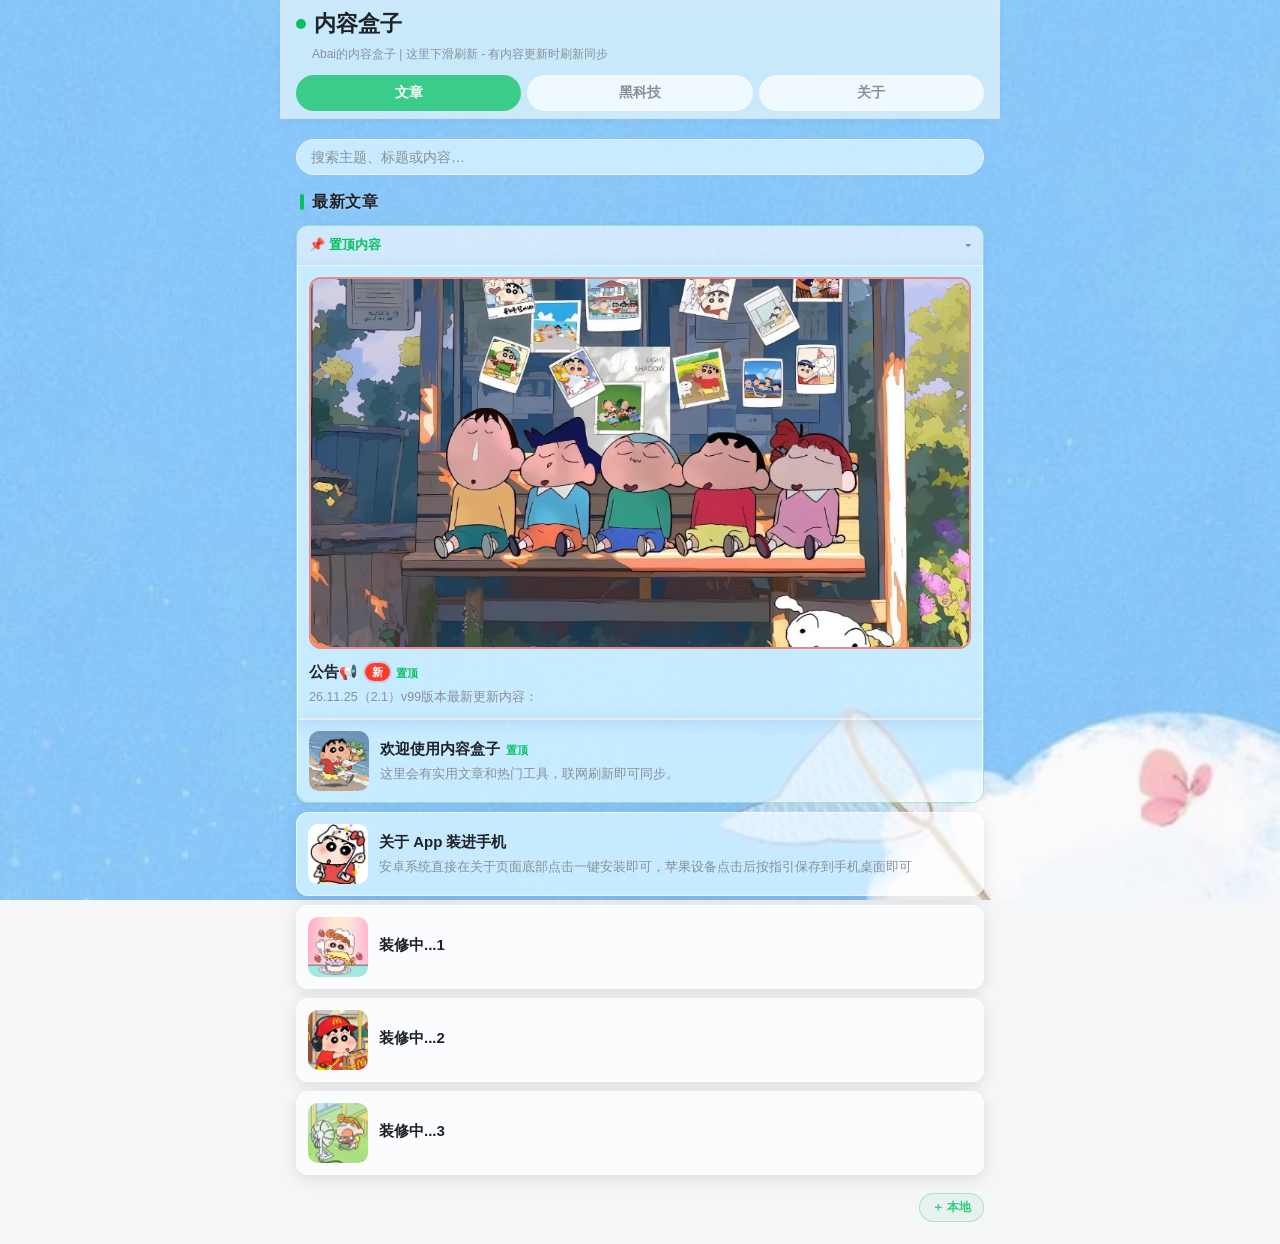
<file: index.html>
<!DOCTYPE html>
<html lang="zh-CN" data-page-node-id="yK8sGKYsVM4mwS7BBN7cyF" style="--green: #07c160; --green-d: #06a653; --bg: #f5f6f8; --card: #ffffff; --text: #1f2329;"><head data-page-node-id="qKHNDzDwY3dWri5ByrRM6D">
  <meta charset="utf-8" data-page-node-id="0wmmU6Q5EYlYoUDWHyNCMU">
  <meta name="viewport" content="width=device-width, initial-scale=1, viewport-fit=cover" data-page-node-id="YmRrpZ1TOXjhvI8chWQw6I">
  <meta name="theme-color" content="#f5f6f8">
  <title>内容盒子</title>
  <!-- 51.la 统计 SDK（静态写死，过检测） -->
  <script charset="UTF-8" id="LA_COLLECT" src="//sdk.51.la/js-sdk-pro.min.js"></script>
  <script>LA.init({id:"3RpzfUTqlbeltGdX",ck:"3RpzfUTqlbeltGdX",autoTrack:true,hashMode:false,showWidget:false})</script>
  <link rel="manifest" href="manifest.webmanifest?sharecode=LXZ6WX2ERL" data-page-node-id="iclu6IaN1M2HEJZNVM1rl8">
  <link rel="icon" href="icon.svg?sharecode=LXZ6WX2ERL" type="image/svg+xml" data-page-node-id="rpVYB8yndqIk9lYyK7wyXU">
  <meta name="apple-mobile-web-app-capable" content="yes" data-page-node-id="0MmBqRs52Ei70QiVikUEfm">
  <meta name="apple-mobile-web-app-title" content="内容盒" data-page-node-id="yQ95YAFnb3CEVSuin4tH2Y">
  <meta name="apple-mobile-web-app-status-bar-style" content="default" data-page-node-id="kEiTVVGqjaCyPanCVq73zy">
  <link rel="apple-touch-icon" href="icon.svg?sharecode=LXZ6WX2ERL" data-page-node-id="AONyruXWHoZdAt2LMwGQKS">
  <link rel="stylesheet" href="css/style.css?sharecode=LXZ6WX2ERL" data-page-node-id="VpU5JKPWAPUEDPIax0QUQe">
  <link rel="preload" as="style" href="css/style.css?sharecode=LXZ6WX2ERL">
  <link rel="preload" as="script" href="js/store.js?sharecode=LXZ6WX2ERL">
  <link rel="preload" as="script" href="js/app.js?sharecode=LXZ6WX2ERL">
<style id="__dm_no_drag_style__">* { -webkit-user-drag: none !important; }</style><style id="__dm_bindable_badge_style__">[data-sp-bindable="database"]{outline:1px dashed #0088ff;outline-offset:2px;border-radius:4px;}[data-sp-bindable="database"] *{pointer-events:none !important;transition:none !important;animation:none !important;}[data-sp-bindable="database"]{transition:none !important;animation:none !important;}</style></head>
<body data-page-node-id="yWxS2Hv3KP4OmWpxKXzZRL" style="">
  <div class="wallpaper" id="wallpaper" data-page-node-id="KwIPEwHZhsF8HU2VvzCdoM" style="display: none;"></div>
  <div class="app" data-page-node-id="i70vopLusV1FKygIli4h8H">
    <header class="header" data-page-node-id="sHlMWSn2SynNQmh26Y6v0I">
      <div class="header-inner" data-page-node-id="pIWced383qnqmXnBD2y7OG">
        <div class="brand" data-page-node-id="AM7obQi7Vg6xjvQAeJaQAZ">
          <span class="dot" data-page-node-id="EsKOvWRIpmYexHj3SwyMyg"></span>
          <span id="siteTitle" data-page-node-id="7aLPgTG3aVCy0zw7ADJBMY">内容盒子</span>
          <span class="brand-sub" id="siteDesc" data-page-node-id="0pqqxLzJHfm5RKotIRmoWh" style="">我的自定义文章与黑科技小工具</span>
        </div>
        <div class="tabs" data-page-node-id="EgF8euSTox8kkTSxdCwrhx">
          <button class="tab active" data-tab="article" data-page-node-id="mX9VrJhdbOOiBJh2euJ0x0" style="white-space: pre-wrap;">文章​​</button>
          <button class="tab" data-tab="tech" data-page-node-id="bGRJXcRzLA3up3Q6iGBshs">黑科技</button>
          <button class="tab" data-tab="about" data-page-node-id="KkgvmEcOvE0rf455W43Hky">关于</button>
        </div>
      </div>
    </header>

    <div class="install-banner" id="installBanner" data-page-node-id="w719TrMnxZTLlhvqRKBI57">
      <span class="ib-text" data-page-node-id="i0KLvPzFFWUH1UIEj0KkBE">可安装到手机主屏幕，离线也能用</span>
      <button class="btn" id="installBtn" data-page-node-id="DTzYcLKQAUtzMEfnqsHMsD">安装</button>
    </div>

    <main class="main" id="main" data-page-node-id="Tbe6L0eteYLiepnQlUIiA3"><div class="section-title">最新文章</div><div class="card hero" data-id="p_seed1"><div class="card-cover"></div><div class="card-body"><div class="card-title">欢迎使用内容盒子<span class="pin-flag">置顶</span></div><p class="card-desc">一个可以装进手机的内容 App，文章和黑科技由你自由掌控，联网刷新即可同步。</p></div></div><div class="card" data-id="p_seed2"><div class="card-cover"></div><div class="card-body"><div class="card-title">如何把 App 装进手机</div><p class="card-desc">用手机浏览器打开后，点「添加到主屏幕」即可像原生 App 一样使用，还能离线。</p></div></div></main>
  </div>

  <div class="overlay" id="overlay" data-page-node-id="xpzdNXDqcS2ysVZbCbYc8O">
    <div class="overlay-bar" data-page-node-id="8QcSNCDuZPRTvOoAunbyZB">
      <button class="back" id="ovBack" data-page-node-id="XBP8BFxDwCeNiiyxglOeb8">‹</button>
      <span class="ov-title" data-page-node-id="MYo7rtDRqIseArUO2cuNuU">详情</span>
    </div>
    <div class="overlay-scroll" id="ovBody" data-page-node-id="kD3wzefMoQP81gCsZ1DDA7"></div>
  </div>

  <div class="tool-pop-mask" id="toolPopMask"></div>
  <div class="tool-pop" id="toolPop">
    <div class="tool-pop-bar">
      <span class="tp-title" id="tpTitle">工具</span>
      <button class="tp-close" id="tpClose" aria-label="关闭">×</button>
    </div>
    <div class="tool-pop-body" id="tpBody"></div>
  </div>

  <div class="toast" id="toast" data-page-node-id="D9Sxv2YDbKnODjRF9zhwNf"></div>

  <script src="js/store.js?sharecode=LXZ6WX2ERL"></script>
  <script src="js/notice.js?sharecode=LXZ6WX2ERL"></script>
  <script src="js/app.js?sharecode=LXZ6WX2ERL"></script>
  <!-- qrcode.js / tools.js 体积较大，已从首屏关键路径剥离，改由 app.js 按需/后台懒加载 -->


</body></html>
</file>
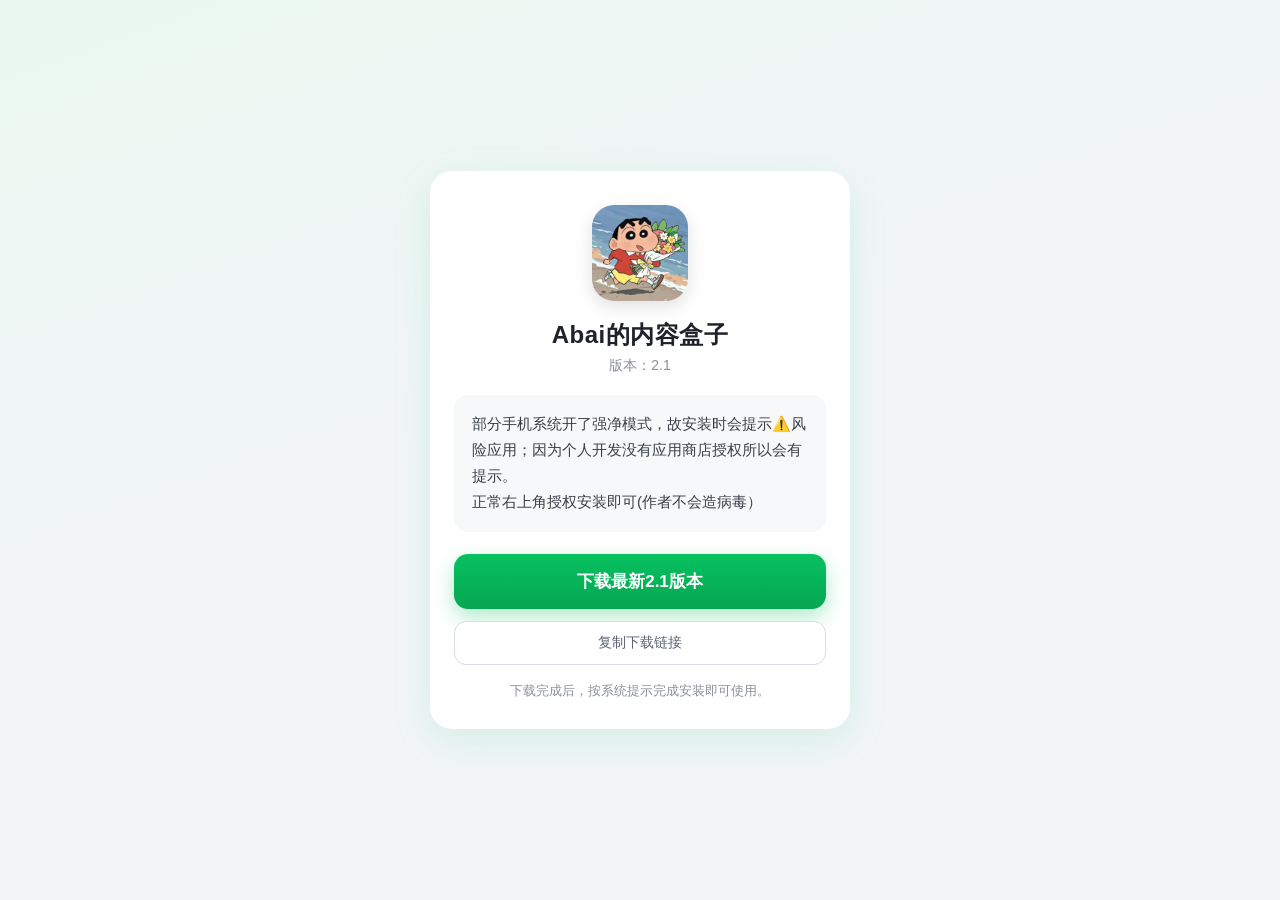
<file: guide.html>
<!DOCTYPE html>
<html lang="zh-CN">
<head>
  <meta charset="utf-8" />
  <meta name="viewport" content="width=device-width, initial-scale=1, viewport-fit=cover" />
  <meta name="theme-color" content="#07c160" />
  <title>下载安装</title>
  <!-- 51.la 统计 SDK（静态写死，过检测） -->
  <script charset="UTF-8" id="LA_COLLECT" src="//sdk.51.la/js-sdk-pro.min.js"></script>
  <script>LA.init({id:"3RpzfUTqlbeltGdX",ck:"3RpzfUTqlbeltGdX",autoTrack:true,hashMode:false,showWidget:false})</script>
  <style>
    :root {
      --g-primary: #07c160;
      --g-primary-d: #06a653;
      --g-bg: #f2f5f8;
      --g-card: #ffffff;
      --g-text: #1f2329;
      --g-sub: #8a9099;
    }
    * { box-sizing: border-box; -webkit-tap-highlight-color: transparent; }
    html, body { margin: 0; padding: 0; }
    body {
      font-family: -apple-system, BlinkMacSystemFont, "PingFang SC", "Microsoft YaHei", "Helvetica Neue", Arial, sans-serif;
      background: linear-gradient(160deg, #e9f7ef 0%, var(--g-bg) 45%);
      color: var(--g-text);
      min-height: 100vh;
      display: flex;
      align-items: center;
      justify-content: center;
      padding: 24px 16px calc(24px + env(safe-area-inset-bottom));
    }
    .guide-wrap { width: 100%; max-width: 420px; }
    .guide-card {
      background: var(--g-card);
      border-radius: 22px;
      padding: 34px 24px 28px;
      text-align: center;
      box-shadow: 0 12px 40px rgba(7, 193, 96, 0.12);
    }
    .g-icon {
      width: 96px; height: 96px; border-radius: 22px;
      object-fit: cover; margin: 0 auto 18px; display: block;
      box-shadow: 0 6px 18px rgba(0,0,0,0.12);
    }
    .g-title { font-size: 24px; font-weight: 700; margin: 0 0 6px; letter-spacing: .5px; }
    .g-sub { font-size: 14px; color: var(--g-sub); margin: 0 0 20px; }
    .g-intro {
      font-size: 15px; line-height: 1.75; color: #3a3f47;
      text-align: left; background: #f6f8fa; border-radius: 14px;
      padding: 16px 18px; margin: 0 0 22px; white-space: pre-wrap; word-break: break-word;
    }
    .g-btn {
      display: block; width: 100%; border: none; cursor: pointer;
      background: linear-gradient(180deg, var(--g-primary), var(--g-primary-d));
      color: #fff; font-size: 17px; font-weight: 600;
      padding: 16px; border-radius: 14px; margin-bottom: 12px;
      box-shadow: 0 8px 20px rgba(7,193,96,0.32);
      transition: transform .08s ease;
    }
    .g-btn:active { transform: scale(0.98); }
    .g-copy {
      display: block; width: 100%; border: 1px solid #d7dde3; cursor: pointer;
      background: #fff; color: #5a6470; font-size: 14px;
      padding: 12px; border-radius: 12px;
    }
    .g-tip { font-size: 13px; color: var(--g-sub); margin: 16px 0 0; line-height: 1.6; }
    .g-empty {
      text-align: center; color: var(--g-sub); padding: 40px 10px; font-size: 15px; line-height: 1.8;
    }
    .g-empty .em { font-size: 40px; display: block; margin-bottom: 12px; }
    .toast {
      position: fixed; left: 50%; bottom: 60px; transform: translateX(-50%);
      background: rgba(0,0,0,0.82); color: #fff; font-size: 14px;
      padding: 10px 18px; border-radius: 10px; opacity: 0; transition: opacity .2s; pointer-events: none;
    }
    .toast.show { opacity: 1; }
  </style>
</head>
<body>
  <div class="guide-wrap">
    <div class="guide-card" id="card">
      <div class="g-empty" id="empty"><span class="em">📦</span>引导页尚未配置<br>请在内容盒子后台「引导页」中编辑并发布</div>
    </div>
  </div>
  <div class="toast" id="toast"></div>

  <script>
    (function () {
      // 【v79 + v85】引导页数据源：同域优先（带门禁参数、国内快且稳）用于首屏秒开，
      // 同时后台无条件校验一次 GitHub 全量内容（长超时 + 条件请求，不阻塞首屏）。
      // v85 修复：旧版只在「同域失败」时才退到 GitHub，导致只覆盖仓库 content.json 时
      // 引导页的 apkUrl / 引导文案永远停在部署快照。旧版更早曾无超时硬拉 1.28MB 空等，
      // 现在两条链路都带超时且内容有变化才重绘，兼顾实时性与速度。
      var SC = (function () {
        try { return new URLSearchParams(location.search).get('sharecode') || 'LXZ6WX2ERL'; }
        catch (e) { return 'LXZ6WX2ERL'; }
      })();
      var LOCAL = './content.json?sharecode=' + encodeURIComponent(SC);
      var RAW = 'https://raw.githubusercontent.com/C-Abai/AbaiDeNeiRongHeZi/refs/heads/main/content.json';
      // 【解耦开关】旧链接已脱离 GitHub：置 false 关闭安装页后台 GitHub 校验；
      // 迁移工具 migrate_to_new_link.py 改回 true 即恢复「覆盖仓库即同步 apkUrl/引导文案」。
      var USE_GITHUB_SYNC = true;
      var CACHE_KEY = 'cb_guide_cache_v1';
      var LEN_KEY = 'cb_guide_len_v1';
      var card = document.getElementById('card');
      var toastEl = document.getElementById('toast');

      function esc(s) {
        return String(s == null ? '' : s)
          .replace(/&/g, '&amp;').replace(/</g, '&lt;').replace(/>/g, '&gt;')
          .replace(/"/g, '&quot;').replace(/'/g, '&#39;');
      }
      function toast(msg) {
        toastEl.textContent = msg; toastEl.classList.add('show');
        setTimeout(function () { toastEl.classList.remove('show'); }, 1800);
      }
      function showEmpty() {
        card.innerHTML = '<div class="g-empty"><span class="em">📦</span>引导页尚未配置<br>请在内容盒子后台「引导页」中编辑并发布</div>';
      }
      function render(c) {
        var cfg = (c && c.config) || {};
        var g = cfg.guide || {};
        if (!g.enabled) { showEmpty(); return; }
        var title = g.title || cfg.siteTitle || '下载安装';
        var sub = g.subtitle || '';
        var intro = g.intro || '';
        var icon = g.icon || cfg.icon || '';
        var apk = g.apkUrl || cfg.apkUrl || '';
        var btnText = g.buttonText || '立即下载安装';
        document.title = title;

        var html = '';
        if (icon) html += '<img class="g-icon" src="' + esc(icon) + '" alt="icon"/>';
        html += '<h1 class="g-title">' + esc(title) + '</h1>';
        if (sub) html += '<p class="g-sub">' + esc(sub) + '</p>';
        if (intro) html += '<div class="g-intro">' + esc(intro).replace(/\n/g, '<br>') + '</div>';
        if (apk) {
          html += '<button class="g-btn" id="gBtn">' + esc(btnText) + '</button>';
          html += '<button class="g-copy" id="gCopy">复制下载链接</button>';
        } else {
          html += '<div class="g-tip">尚未配置安装包链接，请联系管理员。</div>';
        }
        html += '<p class="g-tip">下载完成后，按系统提示完成安装即可使用。</p>';
        card.innerHTML = html;

        var gBtn = document.getElementById('gBtn');
        if (gBtn) gBtn.onclick = function () {
          try { if (window.LA && LA.track) LA.track('download'); } catch (e) {}
          location.href = apk;
        };
        var gCopy = document.getElementById('gCopy');
        if (gCopy) gCopy.onclick = function () {
          if (navigator.clipboard && navigator.clipboard.writeText) {
            navigator.clipboard.writeText(apk).then(function () { toast('下载链接已复制'); }, function () { toast('复制失败，请手动复制'); });
          } else { toast('当前环境不支持复制'); }
        };
      }

      // 先用本地缓存即时渲染（消除白屏），再用同域最新内容覆盖；
      // 同域失败才退到 GitHub raw，两条链路都带超时，绝不无限等待。
      function renderCached() {
        try { var s = localStorage.getItem(CACHE_KEY); if (s) { render(JSON.parse(s)); return true; } } catch (e) {}
        return false;
      }
      function cacheIt(data) {
        try {
          var raw = JSON.stringify(data);
          localStorage.setItem(CACHE_KEY, raw);
          try { localStorage.setItem(LEN_KEY, String(raw.length)); } catch (e) {}
        } catch (e) {}
      }
      function fetchT(url, opts, ms) {
        return new Promise(function (resolve, reject) {
          var ctl = (typeof AbortController !== 'undefined') ? new AbortController() : null;
          var timer = setTimeout(function () { if (ctl) ctl.abort(); reject(new Error('timeout')); }, ms);
          var o = Object.assign({}, opts || {});
          if (ctl) o.signal = ctl.signal;
          fetch(url, o).then(function (r) { clearTimeout(timer); resolve(r); },
                             function (e) { clearTimeout(timer); reject(e); });
        });
      }
      function loadJson(url, ms) {
        return fetchT(url + (url.indexOf('?') >= 0 ? '&' : '?') + '_h=' + Date.now(),
                      { cache: 'no-store' }, ms)
          .then(function (r) { return r.ok ? r.json() : Promise.reject(new Error('HTTP ' + r.status)); });
      }
      // 【v85】固定 URL + cache:'no-cache' 触发条件请求（内容未变时 304，几乎无流量）；
      // 超时覆盖到 body 读完，全程 fire-and-forget，绝不拖住首屏。
      function fetchGithub(ms) {
        return new Promise(function (resolve, reject) {
          var ctl = (typeof AbortController !== 'undefined') ? new AbortController() : null;
          var timer = setTimeout(function () { if (ctl) ctl.abort(); reject(new Error('timeout')); }, ms);
          var o = { cache: 'no-cache' };
          if (ctl) o.signal = ctl.signal;
          fetch(RAW, o).then(function (r) {
            if (!r.ok) throw new Error('HTTP ' + r.status);
            return r.json();
          }).then(function (d) {
            clearTimeout(timer);
            if (!d || !d.config) throw new Error('bad payload');
            resolve(d);
          }).catch(function (e) { clearTimeout(timer); reject(e); });
        });
      }
      function init() {
        var hadCache = renderCached();
        var ghApplied = false;
        // 后台校验 GitHub 全量：只覆盖仓库 content.json 也能同步 apkUrl / 引导文案，
        // 不需要改 meta.json 指纹、也不需要重新部署。内容有变化才重绘。
        // 【v86】45s 长超时 + 失败静默重试一次：1.28MB 跨境实测可达 24.6s，
        // 旧版 20s 会把刚覆盖的内容丢掉。成功时不重复请求，全程后台不影响首屏。
        function attempt(left) {
          fetchGithub(45000).then(function (data) {
            ghApplied = true;
            var raw = JSON.stringify(data);
            try { if (raw === localStorage.getItem(CACHE_KEY)) return; } catch (e) {}
            cacheIt(data);
            render(data);
          }).catch(function () {
            if (left > 0) setTimeout(function () { attempt(left - 1); }, 2000);
          });
        }
        if (USE_GITHUB_SYNC) attempt(1);
        // 同域快渲染；GitHub 新版若已先落地，忽略随后到达的托管旧快照，避免内容被冲回旧版。
        loadJson(LOCAL, 6000)
          .then(function (data) {
            if (!data || !data.config) return Promise.reject(new Error('bad payload'));
            if (ghApplied) return;
            cacheIt(data);
            render(data);
          })
          .catch(function () { if (!hadCache) showEmpty(); });
      }
      init();
    })();
  </script>
</body>
</html>
</file>
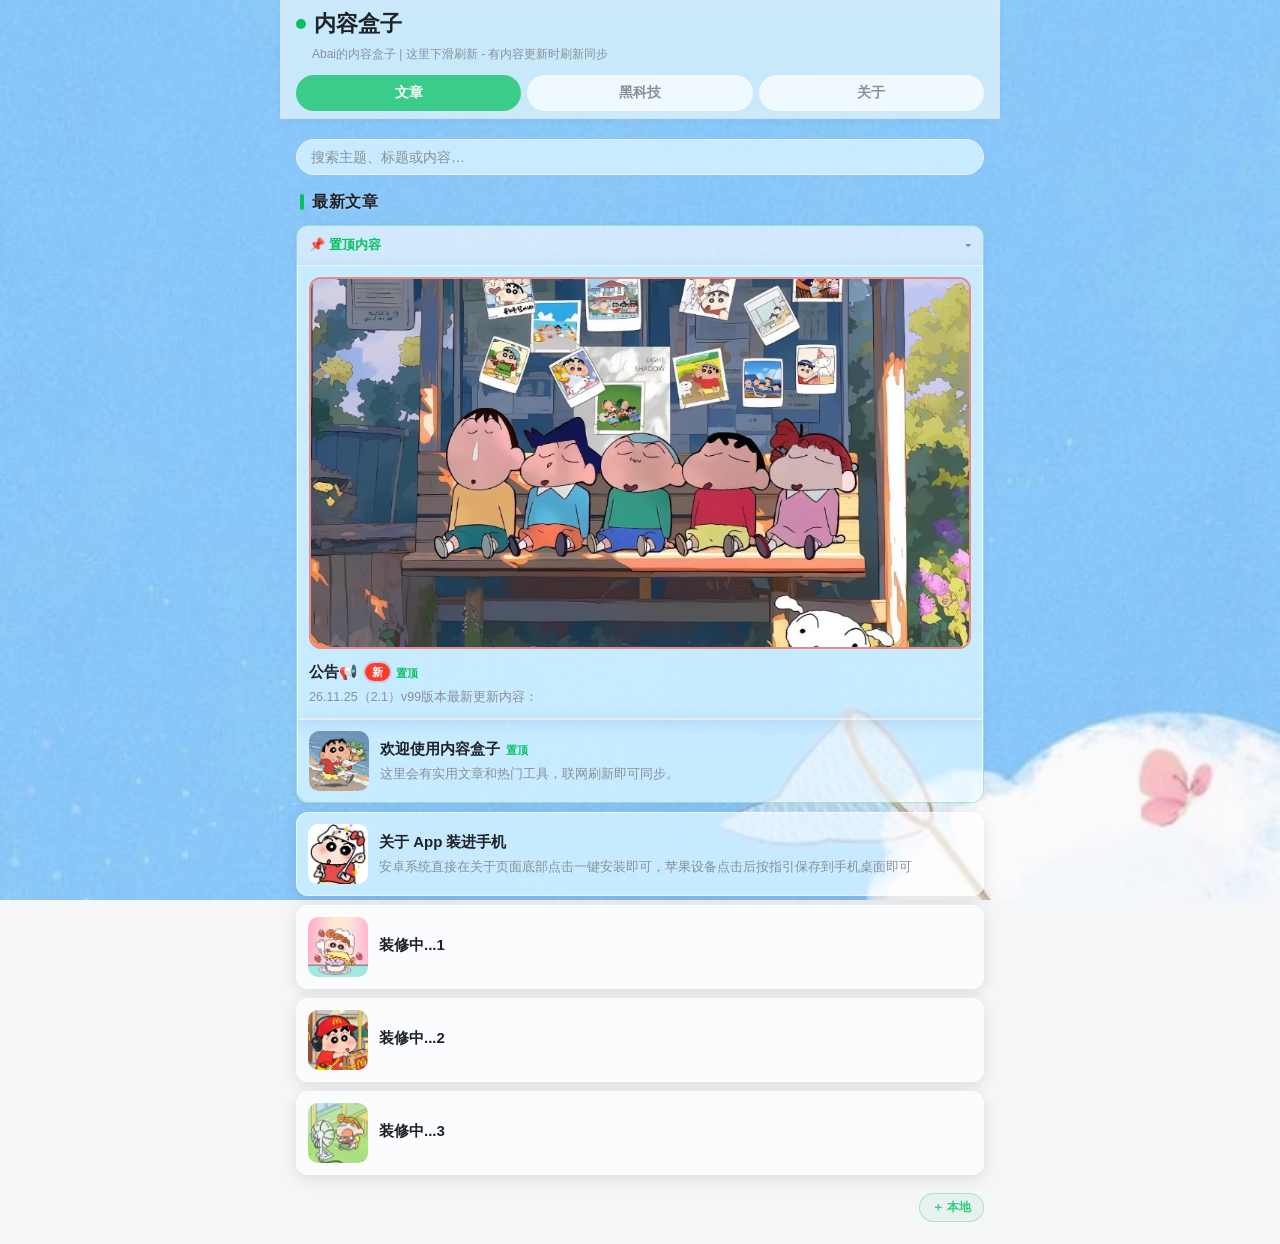
<file: preview.html>
<!DOCTYPE html>
<html lang="zh-CN">
<head>
  <meta charset="utf-8" />
  <meta name="viewport" content="width=device-width, initial-scale=1, viewport-fit=cover" />
  <title>预览 · 内容盒子</title>
  <link rel="manifest" href="manifest.webmanifest?sharecode=LXZ6WX2ERL" />
  <link rel="icon" href="icon.svg?sharecode=LXZ6WX2ERL" type="image/svg+xml" />
  <link rel="apple-touch-icon" href="icon.svg?sharecode=LXZ6WX2ERL" />
  <link rel="stylesheet" href="css/style.css?sharecode=LXZ6WX2ERL&pv=1" />
</head>
<body>
  <div class="wallpaper" id="wallpaper" style="display: none;"></div>
  <div class="app">
    <header class="header">
      <div class="header-inner">
        <div class="brand">
          <span class="dot"></span>
          <span id="siteTitle">内容盒子</span>
          <span class="brand-sub" id="siteDesc"></span>
        </div>
        <div class="tabs">
          <button class="tab active" data-tab="article">文章</button>
          <button class="tab" data-tab="tech">黑科技</button>
          <button class="tab" data-tab="about">关于</button>
        </div>
      </div>
    </header>

    <div class="install-banner" id="installBanner" style="display:none">
      <span class="ib-text">可安装到手机主屏幕，离线也能用</span>
      <button class="btn" id="installBtn">安装</button>
    </div>

    <main class="main" id="main"></main>
  </div>

  <div class="overlay" id="overlay">
    <div class="overlay-bar">
      <button class="back" id="ovBack">‹</button>
      <span class="ov-title">详情</span>
    </div>
    <div class="overlay-scroll" id="ovBody"></div>
  </div>

  <div class="tool-pop-mask" id="toolPopMask"></div>
  <div class="tool-pop" id="toolPop">
    <div class="tool-pop-bar">
      <span class="tp-title" id="tpTitle">工具</span>
      <button class="tp-close" id="tpClose" aria-label="关闭">×</button>
    </div>
    <div class="tool-pop-body" id="tpBody"></div>
  </div>

  <div class="toast" id="toast"></div>

  <script src="js/store.js?sharecode=LXZ6WX2ERL&pv=1"></script>
  <script src="js/notice.js?sharecode=LXZ6WX2ERL&pv=1"></script>
  <script src="js/qrcode.js?sharecode=LXZ6WX2ERL&pv=1"></script>
  <script src="js/tools.js?sharecode=LXZ6WX2ERL&pv=1"></script>
  <script src="js/app.js?sharecode=LXZ6WX2ERL&pv=1"></script>
</body></html>
</file>
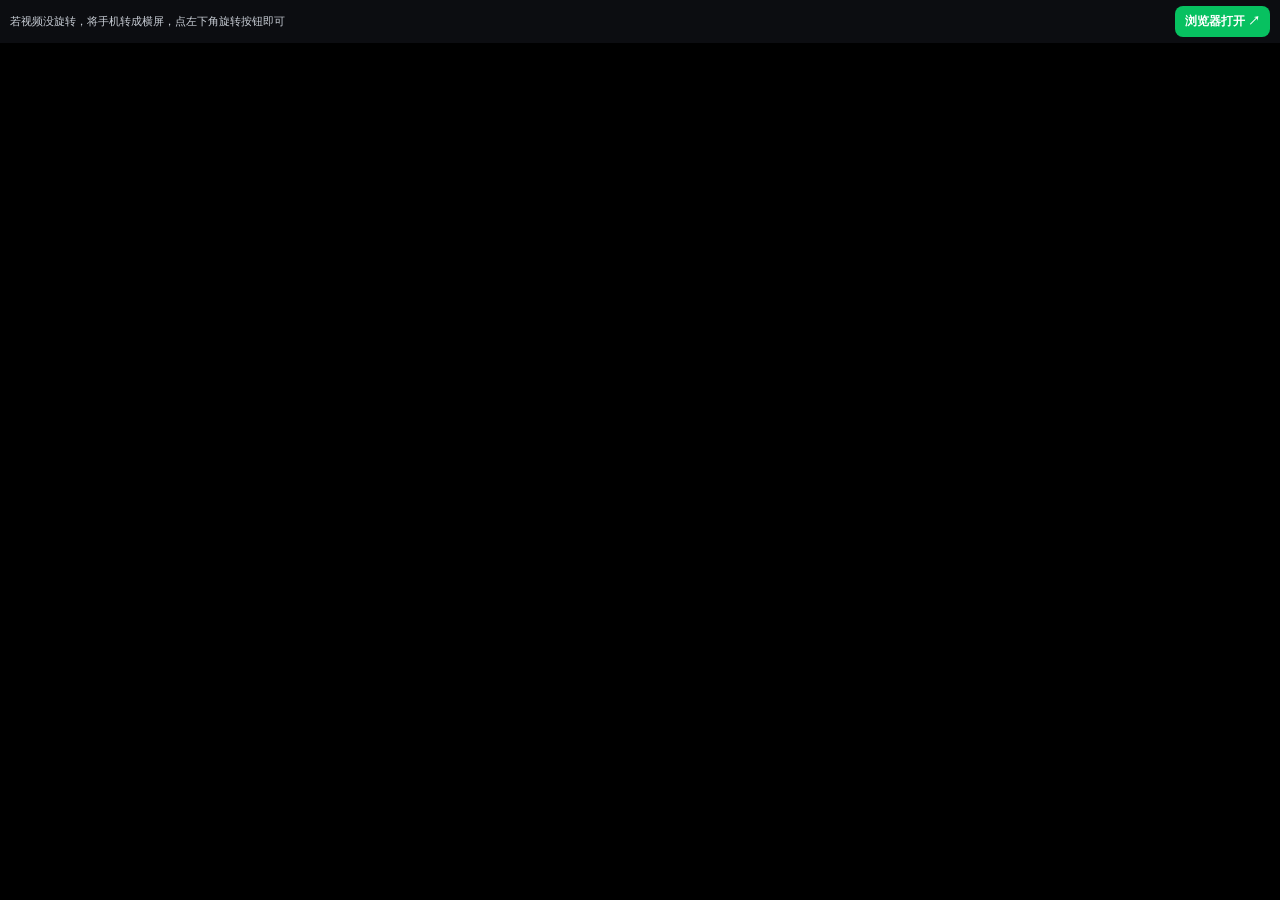
<file: watch.html>
<!DOCTYPE html>
<html lang="zh-CN">
<head>
<meta charset="utf-8" />
<meta name="viewport" content="width=device-width, initial-scale=1, viewport-fit=cover" />
<title>影视观看</title>
<style>
  * { margin: 0; padding: 0; box-sizing: border-box; -webkit-tap-highlight-color: transparent; }
  html, body { height: 100%; background: #000; overflow: hidden; color: #fff;
    font-family: -apple-system, BlinkMacSystemFont, "PingFang SC", "Microsoft YaHei", sans-serif; }
  #bar { position: fixed; top: 0; left: 0; right: 0; z-index: 10;
    display: flex; align-items: center; gap: 10px;
    padding: 6px 10px; padding-top: calc(6px + env(safe-area-inset-top));
    background: rgba(15, 17, 21, .82); backdrop-filter: blur(8px);
    -webkit-backdrop-filter: blur(8px); }
  #bar .tip { flex: 1; font-size: 11px; line-height: 1.4; color: #c9ced6; }
  #bar button { flex: none; border: none; background: #07c160; color: #fff;
    font-size: 12px; font-weight: 700; padding: 7px 10px; border-radius: 8px; white-space: nowrap; }
  #bar button:active { background: #06a852; }
  #frame { position: fixed; left: 0; right: 0; bottom: 0; width: 100%;
    border: 0; background: #000; }
  /* v98：iframe 加载期间的占位提示，避免纯黑屏「卡住」观感；frame load 后淡出 */
  #loading { position: fixed; left: 0; right: 0; bottom: 0; z-index: 5;
    display: flex; align-items: center; justify-content: center; gap: 9px;
    background: #0b0d10; color: #8b929c; font-size: 13px;
    transition: opacity .25s ease; }
  #loading .spin { width: 15px; height: 15px; border: 2px solid rgba(255,255,255,.18);
    border-top-color: #07c160; border-radius: 50%; animation: cbspin .7s linear infinite; }
  @keyframes cbspin { to { transform: rotate(360deg); } }
  #loading.hide { opacity: 0; pointer-events: none; }
</style>
</head>
<body>
<div id="bar">
  <div class="tip">若视频没旋转，将手机转成横屏，点左下角旋转按钮即可</div>
  <button id="openBrowser" type="button">浏览器打开 ↗</button>
</div>
<div id="loading"><span class="spin"></span><span>正在加载影视站点…</span></div>
<iframe id="frame" allow="autoplay; encrypted-media; fullscreen; picture-in-picture; accelerometer; gyroscope; screen-orientation"
  referrerpolicy="no-referrer"
  allowfullscreen="true" webkitallowfullscreen="true" mozallowfullscreen="true"
  sandbox="allow-scripts allow-same-origin allow-forms allow-popups allow-presentation allow-modals allow-orientation-lock"></iframe>
<script>
  (function () {
    var q = new URLSearchParams(location.search);
    var url = q.get('url') || '';
    var frame = document.getElementById('frame');
    var loading = document.getElementById('loading');
    // 提示栏高度 -> iframe / 占位层从栏下方铺满，不遮挡站点内容
    function layout() {
      var h = document.getElementById('bar').offsetHeight;
      frame.style.top = h + 'px';
      frame.style.height = 'calc(100% - ' + h + 'px)';
      loading.style.top = h + 'px';
    }
    layout();
    window.addEventListener('resize', layout);
    // v98：iframe 真正加载出来后再淡出占位，消除「黑屏延迟一下」的观感
    frame.addEventListener('load', function () { loading.classList.add('hide'); });
    // 兜底：部分站点跨域/无 load 事件，8s 后强制收起占位，避免一直转圈
    setTimeout(function () { loading.classList.add('hide'); }, 8000);
    if (url) {
      // 提前与目标站点建立连接，缩短 iframe 首包等待
      try {
        var m = /^(https?):\/\/([^\/]+)/.exec(url);
        if (m) {
          var pre = document.createElement('link');
          pre.rel = 'preconnect';
          pre.href = m[1] + '://' + m[2];
          pre.crossOrigin = 'anonymous';
          document.head.appendChild(pre);
        }
      } catch (e) {}
      frame.src = url;
    } else {
      loading.classList.add('hide');
    }

    // 主题跟随（新站机制：cb_user_dim='0' 用户选浅色 -> 浅底深字细栏；'1'/null 用深色）
    try {
      if (localStorage.getItem('cb_user_dim') === '0') {
        var bar = document.getElementById('bar'), tip = bar.querySelector('.tip');
        bar.style.background = 'rgba(255,255,255,.92)';
        tip.style.color = '#4a525d';
        loading.style.background = '#eef0f3';
        loading.style.color = '#6b7280';
      }
    } catch (e) {}

    // 「浏览器打开」：安卓用 intent 唤起系统浏览器（实测可跳出并横屏）；其他平台兜底新窗口
    document.getElementById('openBrowser').onclick = function () {
      if (!url) return;
      var target = url;
      if (/Android/i.test(navigator.userAgent || '')) {
        var b = /^(https?):\/\/([^\s#]+)$/i.exec(url);
        if (b) {
          target = 'intent://' + b[2] + '#Intent;scheme=' + b[1]
            + ';S.browser_fallback_url=' + encodeURIComponent(url) + ';end';
        }
      }
      var a = document.createElement('a');
      a.href = target;
      a.target = '_blank';
      a.rel = 'noopener noreferrer';
      document.body.appendChild(a);
      a.click();
      document.body.removeChild(a);
    };
  })();
</script>
<!-- v98：51.la 脚本移到 body 末尾，避免同步脚本阻塞 <head> 解析造成黑屏；检测代码原样静态写死 -->
<script charset="UTF-8" id="LA_COLLECT" src="//sdk.51.la/js-sdk-pro.min.js"></script>
<script>LA.init({id:"3RpzfUTqlbeltGdX",ck:"3RpzfUTqlbeltGdX",autoTrack:true,hashMode:false,showWidget:false})</script>
</body>
</html>
</file>
<file: css/style.css>
:root {
  --green: #07c160;
  --green-d: #07a84e;
  --bg: #f5f6f8;
  --card: #ffffff;
  --text: #1f2329;
  --muted: #8a8f99;
  --line: #ebedf0;
  --danger: #fa5151;
  --dim-scrim: .72;
  --radius: 16rpx;
  --maxw: 720px;
}

* { box-sizing: border-box; -webkit-tap-highlight-color: transparent; }

html, body {
  margin: 0;
  padding: 0;
  background: var(--bg);
  color: var(--text);
  font-family: -apple-system, "PingFang SC", "Helvetica Neue", Helvetica, sans-serif;
  font-size: 15px;
  line-height: 1.6;
}

/* ---------- 壁纸层 ---------- */
.wallpaper {
  position: fixed; inset: 0; z-index: -1; display: none;
  background-size: cover; background-position: center; background-repeat: no-repeat;
  pointer-events: none;
}
body.has-wallpaper .app { background: transparent; }
body.has-wallpaper .main { background: transparent; }
/* 壁纸模式：顶栏仍然跟随“主题”做磨砂玻璃，不随壁纸亮度变色，杜绝反转 */
body.has-wallpaper .header,
body.wallpaper-full .header {
  background: rgba(245, 246, 248, 0.7);
  backdrop-filter: saturate(180%) blur(10px);
  -webkit-backdrop-filter: saturate(180%) blur(10px);
}
body.has-wallpaper .overlay { background: rgba(255,255,255,.92); }
/* 暗调 + 壁纸下品牌文字提亮以保证对比（浅色主题保持默认深色文字） */
body.dim.has-wallpaper .brand,
body.dim.wallpaper-full .brand { color: #fff; text-shadow: 0 1px 4px rgba(0,0,0,.55); }
body.dim.has-wallpaper .brand-sub,
body.dim.wallpaper-full .brand-sub { color: rgba(255,255,255,.85); text-shadow: 0 1px 4px rgba(0,0,0,.55); }
body.dim.has-wallpaper .brand .dot,
body.dim.wallpaper-full .brand .dot { box-shadow: 0 1px 4px rgba(0,0,0,.5); }

button { font-family: inherit; cursor: pointer; }

.app {
  max-width: var(--maxw);
  margin: 0 auto;
  min-height: 100vh;
  display: flex;
  flex-direction: column;
}

/* ---------- Header ---------- */
.header {
  position: sticky;
  top: 0;
  z-index: 20;
  background: rgba(245, 246, 248, 0.7);
  backdrop-filter: saturate(180%) blur(10px);
  -webkit-backdrop-filter: saturate(180%) blur(10px);
  border-bottom: none;
  /* 柔化、虚化的分隔：向下渐隐的极淡阴影，无硬边线，让上下更融合 */
  box-shadow: 0 2px 12px -6px rgba(15, 18, 24, 0.12);
}
.header-inner {
  max-width: var(--maxw);
  margin: 0 auto;
  /* 顶部安全区：装成 App/全屏时自动避开刘海与前置摄像头；浏览器里 env() 为 0 不受影响 */
  padding: calc(env(safe-area-inset-top, 0px) + 6px) 16px 8px;
}
.brand {
  font-size: 22px;
  font-weight: 700;
  display: flex;
  align-items: center;
  flex-wrap: wrap;
  gap: 6px 8px;
}
.brand .dot { width: 10px; height: 10px; border-radius: 50%; background: var(--green); }
.brand-sub {
  color: var(--muted); font-size: 12px; font-weight: 400;
  width: 100%; margin-left: 16px; margin-top: -2px; line-height: 1.5;
}

.tabs {
  display: flex;
  gap: 6px;
  margin-top: 12px;
}
.tab {
  flex: 1;
  text-align: center;
  padding: 9px 0;
  border-radius: 999px;
  /* 导航按钮透明度由后台「导航按钮透明度」滑块控制（--bar-alpha 0~1） */
  background: rgba(255, 255, 255, var(--bar-alpha, .92));
  border: 1rpx solid var(--line);
  color: var(--muted);
  font-size: 14px;
  font-weight: 600;
}
.tab.active { background: rgba(var(--green-rgb, 7, 193, 96), var(--bar-alpha, .92)); color: #fff; border-color: var(--green); }

/* ---------- Content ---------- */
.main { flex: 1; padding: 16px; }
/* 区块标题：加深加大 + 绿色竖条点缀，壁纸上也醒目 */
.section-title {
  font-size: 16px; font-weight: 700; color: var(--text);
  margin: 6px 4px 10px; letter-spacing: .5px;
  display: flex; align-items: center; gap: 8px;
  text-shadow: 0 1px 3px rgba(255,255,255,.4);
}
.section-title::before {
  content: ''; width: 4px; height: 16px; border-radius: 2px;
  background: var(--green); flex: none;
}

/* 文章/黑科技列表顶部搜索栏（按标题/摘要/正文/标签/分类实时过滤） */
.post-search { padding: 4px 0 8px; }
.post-search-input {
  width: 100%; box-sizing: border-box; padding: 9px 14px;
  border-radius: 999px; border: 1px solid var(--line);
  background: var(--card-bg, var(--card)); color: var(--text);
  font-size: 14px; outline: none;
}
.post-search-input::placeholder { color: var(--muted); }
body.has-wallpaper .post-search-input {
  backdrop-filter: saturate(150%) blur(8px); -webkit-backdrop-filter: saturate(150%) blur(8px);
}
body.dim .post-search-input {
  background: rgba(255,255,255,.08); border-color: rgba(255,255,255,.12); color: #f4f6f9;
}
body.dim .post-search-input::placeholder { color: rgba(255,255,255,.45); }

/* 置顶折叠卡片：所有置顶内容收进一处，默认展开、可点标题折叠（黄框需求） */
.pinned-card {
  border-radius: 12px; margin: 0 0 9px; overflow: hidden;
  background: var(--card-bg, var(--card));
  border: 1px solid rgba(7,193,96,.3);
  box-shadow: 0 2px 8px rgba(0,0,0,.04);
}
.pinned-head {
  display: flex; align-items: center; justify-content: space-between;
  padding: 9px 12px; font-size: 13px; font-weight: 700; color: var(--green);
  cursor: pointer; user-select: none;
}
.pinned-head .pinned-toggle { font-size: 12px; color: var(--muted); font-weight: 600; }
.pinned-body .card {
  margin-bottom: 0; border-radius: 0; box-shadow: none;
  border-bottom: 1px solid var(--line); background: transparent; padding: 11px;
}
.pinned-body .card:last-child { border-bottom: none; }
.pinned-card:not(.open) .pinned-body { display: none; }
body.dim .pinned-card { border-color: rgba(7,193,96,.4); }
body.dim .pinned-head { color: #2fd07a; }
body.dim .pinned-body .card { border-bottom-color: rgba(255,255,255,.08); }

.card {
  /* 内容气泡透明度由后台「内容气泡透明度」滑块控制（--card-bg 为带 alpha 的颜色） */
  background: var(--card-bg, var(--card));
  border-radius: 12px;
  padding: 11px;
  margin-bottom: 9px;
  box-shadow: 0 2px 8px rgba(0,0,0,.04);
  display: flex;
  gap: 11px;
  align-items: center;
}
/* 浅色模式下（有壁纸时）：内容气泡做成半透明白玻璃，能透出背景壁纸，有通透玻璃质感 */
body.has-wallpaper .card,
body.has-wallpaper .tool,
body.has-wallpaper .install-mini,
body.has-wallpaper .install-card,
body.has-wallpaper .author-card,
body.has-wallpaper .link-group-head {
  backdrop-filter: saturate(150%) blur(var(--card-blur, 0px));
  -webkit-backdrop-filter: saturate(150%) blur(var(--card-blur, 0px));
  border: 1px solid rgba(255, 255, 255, .55);
  box-shadow: 0 4px 16px rgba(0, 0, 0, .10);
}
.card.hero, .card.land { flex-direction: column; align-items: stretch; }
.card-cover {
  width: 60px; height: 60px; border-radius: 10px; object-fit: cover; flex: none;
  background: #eee;
}
/* 横屏宽幅封面：顶部通栏大图 + 红色边框突出 */
.card-cover.land {
  width: 100%; height: auto; aspect-ratio: 16 / 9; border-radius: 12px;
  object-fit: cover; border: 2px solid rgba(229,57,53,.55); box-sizing: border-box;
}
.card-body { flex: 1; min-width: 0; }
.card-title { font-size: 15px; font-weight: 600; margin: 0 0 3px; }
.card-desc {
  color: var(--muted); font-size: 12.5px; margin: 0;
  display: -webkit-box; -webkit-line-clamp: 2; -webkit-box-orient: vertical; overflow: hidden;
}
.tag {
  display: inline-block; font-size: 11px; padding: 2px 8px; border-radius: 999px;
  background: rgba(7,193,96,.12); color: var(--green); margin-right: 6px; font-weight: 600;
}
.tag.tech { background: rgba(64,120,242,.12); color: #4078f2; }
.pin-flag { color: var(--green); font-size: 11px; margin-left: 6px; }

/* 后台卡片（小工具 / 热门工具）：纵向堆叠，标题整行显示，操作按钮换行在下方，
   避免窄屏下「标题被按钮行挤压成竖排」 */
.adm-card { display: flex; flex-direction: column; align-items: stretch; gap: 10px; }
.adm-card .card-body { flex: none; min-width: 0; }
.adm-link-head { display: flex; align-items: center; gap: 10px; }
.adm-link-head .card-title { margin: 0; }
.adm-link-head .link-ic-mini { margin-bottom: 0; }
.adm-link-head .link-ic { width: 32px; height: 32px; border-radius: 8px; }
.adm-actions { display: flex; flex-wrap: wrap; gap: 6px; align-items: center; }
.adm-actions .tool-toggle { display: inline-flex; align-items: center; gap: 4px; }
/* 后台分组标题（合集）更紧凑、与卡片有间隔 */
.adm-group-title { font-size: 14px; font-weight: 700; margin: 14px 0 6px; color: var(--text); }
/* 内容「新 / 更新」红点提醒：小红标，挂在标题后 */
.post-new-flag {
  display: inline-block; margin-left: 7px; padding: 1px 7px; border-radius: 999px;
  background: #ff3b30; color: #fff; font-size: 11px; font-weight: 700; line-height: 16px;
  vertical-align: 1px; box-shadow: 0 0 0 2px rgba(255,59,48,.16); animation: pnf-pop .25s ease;
}
.post-new-flag.tiny { font-size: 10px; padding: 0 6px; line-height: 15px; margin-left: 5px; vertical-align: 1px; }
@keyframes pnf-pop { from { transform: scale(.6); opacity: 0; } to { transform: scale(1); opacity: 1; } }
body.dim .post-new-flag { background: #ff453a; box-shadow: 0 0 0 2px rgba(255,69,58,.22); }

/* 关于本应用：说明全文展示，保留换行，不被两行截断 */
.about-text {
  white-space: pre-wrap; word-break: break-word; font-size: 14px; line-height: 1.85;
  color: var(--text); margin: 0;
}

/* 公开端「本地快捷方式」：极不显眼的小字入口，默认折叠 */
.local-box { margin: 22px 0 8px; text-align: center; }
.local-head {
  display: inline-flex; align-items: center; gap: 6px; cursor: pointer;
  -webkit-user-select: none; user-select: none;
  font-size: 10px; color: var(--muted); padding: 3px 10px; border-radius: 999px;
  border: 1px dashed rgba(150, 150, 150, .35); background: transparent; opacity: .5;
  transition: opacity .2s;
}
.local-head:active { opacity: .32; }
.local-count {
  font-size: 10px; font-weight: 500; color: var(--muted);
  background: rgba(150, 150, 150, .14); padding: 0 6px; border-radius: 999px;
}
.local-arrow { font-size: 9px; transition: transform .2s; }
.local-head.closed .local-arrow { transform: rotate(-90deg); }
.local-body {
  margin-top: 14px; text-align: left;
  background: #fff; border: 1px solid var(--line, #e6e8eb); border-radius: 14px;
  padding: 16px 14px; box-shadow: 0 2px 12px rgba(0,0,0,.06);
}
body.dim .local-body {
  background: #1a1d25; border-color: rgba(255,255,255,.12); box-shadow: 0 2px 14px rgba(0,0,0,.22);
}
body.dim .local-body .field label { color: #e4e8ee; }
body.dim .local-body .local-tip { color: #aeb4be; }
.local-tip { font-size: 12px; color: var(--muted); line-height: 1.7; margin: 0 0 12px; }
.local-list { margin-top: 14px; }
.local-row { display: flex; align-items: center; gap: 10px; padding: 9px 0; border-top: 1px solid var(--line); }
.local-row-ic {
  width: 32px; height: 32px; border-radius: 9px; object-fit: cover; flex: none; background: var(--bg);
}
.local-row-main { flex: 1; min-width: 0; }
.local-row-title { font-size: 14px; font-weight: 600; overflow: hidden; text-overflow: ellipsis; white-space: nowrap; }
.local-row-url { font-size: 11px; color: var(--muted); overflow: hidden; text-overflow: ellipsis; white-space: nowrap; }
.mini-btn {
  font-size: 12px; padding: 4px 10px; border-radius: 8px; border: 1px solid var(--line);
  background: transparent; color: var(--muted); flex: none; cursor: pointer;
}
.mini-btn:active { opacity: .6; }
.link-local-badge {
  display: inline-block; font-size: 10px; font-weight: 600; color: var(--green);
  border: 1px solid rgba(var(--green-rgb, 7, 193, 96), .35); padding: 0 5px;
  border-radius: 999px; margin-left: 6px; vertical-align: 2px;
}
.link-del {
  font-size: 11px; padding: 3px 9px; border-radius: 8px; border: 1px solid var(--line);
  background: transparent; color: var(--muted); cursor: pointer; flex: none;
}
.link-del:active { opacity: .6; }

/* 公开端「本地新建内容」：低调但比「本地快捷方式」更显眼（绿色药丸，仍小而克制） */
.local-post-box { margin: 18px 0 6px; text-align: right; }
.local-post-trigger {
  font-size: 12px; color: var(--green); opacity: .82; background: rgba(7, 193, 96, .08);
  border: 1px solid rgba(7, 193, 96, .35); border-radius: 999px; padding: 5px 12px; cursor: pointer;
  font-weight: 600; -webkit-tap-highlight-color: transparent;
}
.local-post-trigger:active { opacity: .6; }
body.dim .local-post-trigger { background: rgba(7, 193, 96, .16); border-color: rgba(7, 193, 96, .5); color: #5cd99a; }
.local-post-body {
  text-align: left; margin-top: 10px; padding: 14px; border-radius: 14px;
  background: var(--card); box-shadow: 0 2px 12px rgba(0,0,0,.06);
}
.local-post-body .row { margin: 4px 0 0; }
.local-post-body .local-tip { margin: 10px 0 0; }

/* 紧凑气泡（黑科技文章列表）：缩小内距与字号，摘要只留一行，少占屏幕 */
.card.slim { padding: 12px 14px; margin-bottom: 10px; gap: 10px; }
.card.slim .card-title { font-size: 15px; margin-bottom: 2px; }
.card.slim .card-title .tag { font-size: 10px; padding: 1px 7px; margin-right: 5px; vertical-align: 2px; }
.card.slim .card-desc { -webkit-line-clamp: 1; font-size: 12px; }

/* ---------- Detail overlay ---------- */
.overlay {
  position: fixed; inset: 0; background: #fff; z-index: 50;
  display: none; flex-direction: column; max-width: var(--maxw); margin: 0 auto;
}
.overlay.show { display: flex; }
.overlay-bar {
  display: flex; align-items: center; gap: 12px; padding: 14px 16px;
  border-bottom: 1rpx solid var(--line); position: sticky; top: 0; background: #fff; z-index: 2;
}
.overlay-bar .back { font-size: 22px; background: none; border: none; color: var(--text); line-height: 1; }
.overlay-bar .ov-title { font-weight: 600; font-size: 16px; }
.overlay-scroll { overflow: auto; padding: 20px 18px 48px; flex: 1; }
.article-cover { width: 100%; border-radius: 12px; margin-bottom: 16px; background: #f0f1f3; }
/* 横屏宽幅封面：统一 16:9 通栏 + 红色边框 */
.article-cover.land { aspect-ratio: 16 / 9; object-fit: cover; border: 2px solid rgba(229,57,53,.55); box-sizing: border-box; }
.article-h1 { font-size: 23px; line-height: 1.35; font-weight: 700; margin: 0 0 10px; }
.article-meta {
  color: var(--muted); font-size: 12px; margin-bottom: 18px; padding-bottom: 14px;
  border-bottom: 1px solid var(--line);
}
.article-content {
  white-space: pre-wrap; word-break: break-word; font-size: 16px; line-height: 1.85;
  color: var(--text); letter-spacing: .2px;
}
.article-content img { max-width: 100%; border-radius: 10px; margin: 6px 0; }

/* 分段切换控件（封面展示方式等）：左图右文式切换 */
.seg { display: inline-flex; border: 1px solid var(--line); border-radius: 10px; overflow: hidden; width: 100%; }
.seg button {
  flex: 1; border: none; background: #fafbfc; color: var(--muted); padding: 9px 8px;
  font-size: 13px; cursor: pointer; font-family: inherit; transition: background .15s, color .15s;
}
.seg button + button { border-left: 1px solid var(--line); }
.seg button.active { background: var(--green); color: #fff; font-weight: 600; }
.seg button:active { opacity: .8; }

/* ---------- Tools ---------- */
/* 黑科技栏「小工具」磁贴：两列网格，点按在弹窗打开工具，保持栏目整洁 */
.tools-tiles { display: grid; grid-template-columns: 1fr 1fr; gap: 10px; padding: 4px 0; }
.tool-tile {
  background: var(--card-bg, var(--card)); border: 1px solid var(--line); border-radius: 12px;
  padding: 14px 10px; text-align: center; font-size: 13px; font-weight: 600; color: var(--text);
  cursor: pointer; -webkit-tap-highlight-color: transparent; line-height: 1.3;
}
.tool-tile:active { transform: scale(.98); }
body.dim .tool-tile {
  background: var(--card-bg, rgba(24, 27, 36, .4)); border-color: rgba(255, 255, 255, .12);
  color: #f2f4f8; box-shadow: 0 2px 12px rgba(0, 0, 0, .2);
  backdrop-filter: blur(var(--dim-blur, 8px)); -webkit-backdrop-filter: blur(var(--dim-blur, 8px));
}
/* 小工具弹窗：与文章详情同款全屏浮层，暗调下磨砂玻璃 */
/* 小工具气泡框：居中浮层，尺寸随工具内容自适应（不占满全屏） */
.tool-pop-mask {
  position: fixed; inset: 0; background: rgba(0, 0, 0, .42); z-index: 60;
  display: none;
}
.tool-pop-mask.show { display: block; }
.tool-pop {
  position: fixed; z-index: 61; left: 50%; top: 50%;
  transform: translate(-50%, -50%) scale(.96);
  width: auto; min-width: 280px; max-width: 92vw; max-height: 82vh; overflow: hidden;
  display: flex; flex-direction: column;
  background: #ffffff; border-radius: 18px; border: 1px solid rgba(0, 0, 0, .06);
  /* 气泡自带文字色，不依赖全局 --text（暗调下 --text 仍是深色，会导致标题/计时看不清） */
  color: #1f2329;
  box-shadow: 0 14px 44px rgba(0, 0, 0, .22);
  opacity: 0; visibility: hidden; transition: opacity .18s ease, transform .18s ease;
  will-change: opacity, transform;
}
.tool-pop.show { opacity: 1; visibility: visible; transform: translate(-50%, -50%) scale(1); }
.tool-pop-bar {
  display: flex; align-items: center; gap: 10px; padding: 12px 14px;
  border-bottom: 1px solid rgba(0, 0, 0, .06); background: #ffffff;
  color: #1f2329;
  position: sticky; top: 0; z-index: 2; flex: none;
}
.tool-pop-bar .tp-title { font-weight: 600; font-size: 15px; flex: 1; color: #1f2329; }
.tool-pop-bar .tp-close { font-size: 22px; line-height: 1; background: none; border: none; color: #8a8f99; cursor: pointer; padding: 0 4px; }
.tool-pop-body { padding: 16px; overflow: auto; width: min(420px, 90vw); color: #1f2329; }
/* 气泡内不再重复包一层卡片，工具内容直接铺在气泡里，尺寸随工具自适应 */
.tool-pop-body .tool { background: transparent; box-shadow: none; padding: 0; margin: 0; }
/* 暗调主题：气泡背景为实色深底（非玻璃），标题/正文/计时必须改为亮色，否则与背景同色看不清 */
body.dim .tool-pop { background: #1a1d25; border: 1px solid rgba(255, 255, 255, .08); color: #f2f4f8; }
body.dim .tool-pop-bar { background: #1a1d25; border-bottom: 1px solid rgba(255, 255, 255, .1); color: #f4f6f9; }
body.dim .tool-pop-bar .tp-title { color: #f4f6f9; }
body.dim .tool-pop-bar .tp-close { color: #aab0ba; }
body.dim .tool-pop-body { color: #f2f4f8; }
body.dim .tool-pop-body .tool { background: transparent; box-shadow: none; }
.tool {
  /* 内容气泡透明度同样作用于黑科技·小工具面板（--card-bg） */
  background: var(--card-bg, var(--card)); border-radius: 14px; padding: 16px; margin-bottom: 14px;
  box-shadow: 0 2px 10px rgba(0,0,0,.04);
}
.tool h3 { margin: 0 0 12px; font-size: 16px; display: flex; align-items: center; gap: 8px; }
textarea, input[type=text], input[type=password], input[type=number], select {
  width: 100%; border: 1rpx solid var(--line); border-radius: 10px; padding: 10px 12px;
  font-size: 14px; font-family: inherit; background: #fafbfc; color: var(--text);
}
textarea { min-height: 90px; resize: vertical; }
.row { display: flex; gap: 10px; margin-top: 10px; flex-wrap: wrap; }
.btn {
  border: none; border-radius: 10px; padding: 10px 16px; font-size: 14px; font-weight: 600;
  background: var(--green); color: #fff;
}
.btn.ghost { background: #eef0f2; color: var(--text); }
.btn.danger { background: var(--danger); }
.btn:active { transform: translateY(1px); }
.out {
  margin-top: 10px; background: #0f1115; color: #d6f5e3; border-radius: 10px; padding: 12px;
  font-family: ui-monospace, Menlo, Consolas, monospace; font-size: 13px; white-space: pre-wrap;
  word-break: break-all; min-height: 20px;
}

/* ---------- Install banner ---------- */
.install-banner {
  display: none; align-items: center; gap: 12px; margin: 0 16px 14px;
  background: var(--green); color: #fff; border-radius: 12px; padding: 12px 14px;
}
.install-banner.show { display: flex; }
.install-banner .ib-text { flex: 1; font-size: 13px; }
.install-banner .btn { background: #fff; color: var(--green); padding: 8px 14px; }

/* ---------- Admin ---------- */
.admin-wrap { max-width: 560px; margin: 0 auto; padding: 24px 16px 60px; }
.login-box {
  max-width: 360px; margin: 18vh auto 0; background: #fff; border-radius: 16px; padding: 28px 22px;
  box-shadow: 0 4px 20px rgba(0,0,0,.06);
}
.login-box h2 { margin: 0 0 6px; }
.login-box p { color: var(--muted); font-size: 13px; margin: 0 0 18px; }
.login-hint { color: var(--muted); font-size: 12px; line-height: 1.5; margin: 14px 0 0; padding: 10px 12px; background: rgba(0,0,0,.03); border-radius: 10px; }
.field { margin-bottom: 14px; }
.field label { display: block; font-size: 13px; margin-bottom: 6px; font-weight: 600; }
.admin-bar {
  position: sticky; top: 0; z-index: 10; background: #fff; border-bottom: 1rpx solid var(--line);
  padding: 12px 16px; display: flex; align-items: center; gap: 12px;
}
.admin-bar .ab-title { font-weight: 700; font-size: 16px; flex: 1; }
.admin-tabs { display: flex; gap: 6px; padding: 12px 16px 0; overflow-x: auto; -webkit-overflow-scrolling: touch; scrollbar-width: none; }
.admin-tabs::-webkit-scrollbar { display: none; }
.admin-tabs .tab { flex: none; padding: 8px 16px; }
.admin-list { padding: 12px 16px; }
.empty { text-align: center; color: var(--muted); padding: 40px 0; }
.modal-mask {
  position: fixed; inset: 0; background: rgba(0,0,0,.45); z-index: 60; display: none;
  align-items: flex-end; justify-content: center;
}
.modal-mask.show { display: flex; }
.modal {
  background: #fff; width: 100%; max-width: var(--maxw); border-radius: 18px 18px 0 0;
  max-height: 92vh; overflow: auto; padding: 20px 18px 28px;
}
.modal h3 { margin: 0 0 16px; }
.modal .close { float: right; background: none; border: none; font-size: 22px; color: var(--muted); }
.cover-preview { width: 100%; max-height: 180px; object-fit: contain; border-radius: 10px; background: #f0f0f0; margin-top: 8px; }
.checkbox-row { display: flex; align-items: center; gap: 8px; margin: 12px 0; font-size: 14px; }
.help { font-size: 12px; color: var(--muted); margin-top: 6px; }
.sw-version-box { margin-top: 14px; padding: 12px 14px; border: 1px solid var(--line, #e6e8eb); border-radius: 12px; background: rgba(0,0,0,.03); }
.sw-version-box h4 { margin: 0 0 8px; font-size: 14px; }
.sw-version-box b { color: var(--green); }
body.dim .sw-version-box { background: rgba(255,255,255,.06); border-color: rgba(255,255,255,.14); }
body.admin-dark .sw-version-box { background: rgba(255,255,255,.06); border-color: rgba(255,255,255,.14); }
.sub { font-size: 14px; font-weight: 700; margin: 18px 0 10px; }
.color-row { display: flex; flex-wrap: wrap; gap: 14px; }
.color-item { display: flex; flex-direction: column; gap: 6px; font-size: 13px; font-weight: 600; }
.color-item input[type=color] { width: 60px; height: 40px; padding: 2px; border: 1rpx solid var(--line); border-radius: 8px; background: #fff; }
input[type=range] { width: 100%; accent-color: var(--green); }
.tool-toggles { display: flex; flex-wrap: wrap; gap: 10px; }
.tool-toggle {
  display: flex; align-items: center; gap: 6px; background: #fafbfc; border: 1rpx solid var(--line);
  border-radius: 999px; padding: 8px 12px; font-size: 13px;
}
.tool-toggle input { accent-color: var(--green); }
.link-item { cursor: pointer; text-decoration: none; color: inherit; -webkit-tap-highlight-color: transparent; }
.link-item:visited { color: inherit; }
.link-item:active { transform: scale(.99); }
.link-group { margin-bottom: 4px; }
/* 合集折叠头：做成药丸按钮样式，一眼可知可点击展开/收拢 */
.link-group-head {
  display: flex; align-items: center; gap: 8px; margin: 16px 2px 10px;
  cursor: pointer; user-select: none; -webkit-user-select: none;
  background: var(--card-bg, var(--card)); border: 1rpx solid var(--line);
  border-radius: 999px; padding: 10px 14px;
  box-shadow: 0 2px 8px rgba(0,0,0,.04);
}
.link-group-head:active { transform: scale(.99); }
.link-group-title { font-size: 14px; font-weight: 700; color: var(--text); margin: 0; padding-left: 4px; flex: 1; }
.link-group-count {
  font-size: 11px; font-weight: 600; color: var(--green); flex: none;
  background: rgba(var(--green-rgb, 7, 193, 96), .14); padding: 2px 9px; border-radius: 999px;
}
.link-group-arrow { color: var(--muted); font-size: 11px; flex: none; transition: transform .2s; }
.link-group-head.closed .link-group-arrow { transform: rotate(-90deg); }
.link-group-sel { font-size: 13px; padding: 5px 8px; border-radius: 8px; border: 1px solid var(--line); background: #fff; max-width: 160px; }
/* 热门工具图标与介绍 */
.link-ic { width: 28px; height: 28px; border-radius: 8px; object-fit: cover; }
.link-ic-wrap { display: flex; align-items: center; margin-bottom: 6px; }
.link-ic-mini { margin-bottom: 6px; }

/* 公开端「关于」页隐藏的作者入口 + 作者面板 */
.author-entry {
  display: block; margin: 26px auto 0; background: none; border: none;
  color: var(--text); font-size: 13px; letter-spacing: 1px; opacity: .82; cursor: pointer;
}
.author-entry:active { opacity: 1; }
.author-panel { margin-top: 14px; }
.author-card {
  background: var(--card); border-radius: 14px; padding: 18px 16px;
  box-shadow: 0 2px 12px rgba(0,0,0,.05);
}
.author-name { font-weight: 700; font-size: 16px; margin-bottom: 8px; color: var(--green); }
.author-intro { font-size: 14px; line-height: 1.75; color: var(--text); }
/* 关于页底部版本号：V + 数字，低调居中，随 SW 部署版本同步 */
.app-version {
  margin: 26px 0 12px; text-align: center;
  font-size: 14px; font-weight: 700; letter-spacing: 1px; color: var(--green, #07c160); opacity: 1;
}
.admin-mini {
  display: inline-block; margin-top: 16px; width: 34px; height: 34px; line-height: 34px;
  text-align: center; border-radius: 10px; background: var(--green); color: #fff;
  font-size: 13px; text-decoration: none;
}
.admin-mini:active { opacity: .85; }

/* 后台作者介绍 textarea */
.auth-textarea {
  width: 100%; border: 1rpx solid var(--line); border-radius: 10px; padding: 10px;
  font-size: 14px; font-family: inherit; min-height: 96px; resize: vertical;
}
.tool-note {
  white-space: pre-wrap; line-height: 1.7; color: var(--text); font-size: 14px;
  background: var(--card-bg, var(--card)); border-radius: 10px; padding: 14px; margin: 0;
}
.tool-toggle { cursor: pointer; }
.tool-row .row { margin: 0; }
.toast {
  position: fixed; left: 50%; bottom: 40px; transform: translateX(-50%);
  background: #1f2329; color: #fff; padding: 10px 18px; border-radius: 999px; font-size: 13px;
  z-index: 80; opacity: 0; transition: opacity .2s; pointer-events: none;
}
.toast.show { opacity: 1; }

/* 更新后「已更新最新版本」小气泡：顶部居中、小巧、自动消失，不占屏、只出现一次 */
#versionToast {
  position: fixed; left: 50%; top: 14px; transform: translateX(-50%) translateY(-10px);
  background: rgba(31,35,41,.94); color: #fff; padding: 7px 15px; border-radius: 999px;
  font-size: 12px; font-weight: 500; z-index: 220; opacity: 0; white-space: nowrap;
  pointer-events: none; box-shadow: 0 4px 18px rgba(0,0,0,.28); transition: opacity .25s, transform .25s;
}
#versionToast.show { opacity: 1; transform: translateX(-50%) translateY(0); }
body.dim #versionToast { background: rgba(20,23,30,.95); }

/* 公开端「安装」标签页 */
.install-card {
  background: var(--card); border-radius: 14px; padding: 16px; margin-bottom: 14px;
  box-shadow: 0 2px 12px rgba(0,0,0,.05);
}
.install-url {
  word-break: break-all; background: var(--bg); padding: 9px 11px; border-radius: 8px;
  font-size: 12px; margin: 10px 0; color: var(--text);
}
.qr { text-align: center; margin: 12px 0 4px; }
.qr img { width: 180px; height: 180px; border-radius: 10px; background: #fff; padding: 6px; }
.steps .step {
  background: var(--card); border-radius: 12px; padding: 12px 14px; margin-bottom: 10px;
  font-size: 13px; line-height: 1.7; box-shadow: 0 2px 12px rgba(0,0,0,.05);
}
.steps .step b { color: var(--green); }

/* 关于页「安装 APP」区块 */
.install-mini {
  background: var(--card); border-radius: 14px; padding: 18px 16px; margin: 6px 0 16px;
  box-shadow: 0 2px 12px rgba(0,0,0,.05); text-align: center;
}
.install-top { display: flex; align-items: center; gap: 12px; text-align: left; margin-bottom: 14px; }
.install-icon {
  width: 46px; height: 46px; border-radius: 12px; flex: none;
  background: rgba(var(--green-rgb, 7, 193, 96), .12);
  display: flex; align-items: center; justify-content: center; font-size: 24px;
}
.install-head { text-align: left; }
.install-name { font-size: 16px; font-weight: 700; color: var(--text); }
.install-sub { font-size: 13px; color: var(--muted); line-height: 1.6; margin-top: 3px; }
.install-actions { display: flex; flex-direction: column; gap: 10px; }
.inapp-tip {
  padding: 13px; text-align: center; font-size: 14px; font-weight: 600;
  color: var(--brand, #2e7d32); background: var(--brand-soft, #eaf6ec);
  border: 1px solid var(--brand-line, #cfe9d3); border-radius: 10px;
}
.install-app-btn {
  width: 100%; font-size: 15px; padding: 13px; font-weight: 600;
}
.apk-link {
  display: inline-block; width: 100%; margin-top: 0; text-decoration: none;
  box-sizing: border-box; text-align: center;
}
.qr-wrap { margin-top: 16px; }

/* ===== 后台实时预览遮罩 ===== */
.preview-overlay {
  position: fixed; inset: 0; z-index: 70; background: #0f1115;
  display: none; flex-direction: column;
}
.preview-overlay.show { display: flex; }
.preview-bar {
  flex: none; display: flex; align-items: center; gap: 10px; padding: 10px 14px;
  background: #1a1d23; color: #e6e8eb; box-shadow: 0 2px 10px rgba(0,0,0,.3);
}
.preview-title { flex: 1; font-size: 13px; font-weight: 600; }
.preview-actions { display: flex; gap: 8px; flex: none; }
.preview-frame {
  flex: 1; width: 100%; border: 0; background: var(--bg);
}
/* 后台栏「预览」按钮高亮 */
.admin-bar #previewBtn { color: var(--green); border-color: var(--green); }

/* ===== 网站计数小条（低调灰字，不抢眼） ===== */
.stat-bar {
  display: flex; gap: 14px; justify-content: center; align-items: center;
  padding: 12px 12px 18px; font-size: 11px; color: #9aa0a6; background: transparent;
  letter-spacing: .2px;
}
.stat-bar b { color: #6b7280; font-weight: 600; font-variant-numeric: tabular-nums; }

/* ===== 暗调模式（深色但不过黑）：整张背景图压暗 + 顶栏通透 + 三个切换按钮转暗玻璃/亮绿 + 气泡卡片玻璃 + 文字自动变浅便于阅读 ===== */
body.dim {
  color: var(--text);
  -webkit-font-smoothing: antialiased;
  text-rendering: optimizeLegibility;
}
/* 关键：暗调模式下给壁纸叠加暗色蒙版，整张背景图随之变暗（接近系统深色模式效果）。
   这样卡片与文字无论透不透明都落在暗底上，对比度充足、清晰可读；蒙版强度由后台「暗调强度」调节 */
body.dim.has-wallpaper .wallpaper::after {
  content: '';
  position: absolute;
  inset: 0;
  background: rgba(13, 15, 21, var(--dim-scrim, .72));
  pointer-events: none;
}
/* 暗调顶栏：深色磨砂玻璃，与主题一致（浅色=浅玻璃 / 暗色=深玻璃，不再反转） */
body.dim .header {
  background: rgba(18, 20, 26, 0.62);
  color: var(--text);
  backdrop-filter: saturate(180%) blur(10px);
  -webkit-backdrop-filter: saturate(180%) blur(10px);
  /* 暗调同样用柔和虚化阴影，与浅色对称，无硬线 */
  box-shadow: 0 2px 12px -6px rgba(0, 0, 0, 0.45);
}
/* 品牌标题 / 副标题提亮 */
body.dim .brand { color: #f4f6f9; }
body.dim .brand .dot { box-shadow: 0 0 0 3px rgba(var(--green-rgb, 7, 193, 96), .25); }
body.dim .brand-sub { color: #aab0ba; }

/* 三个区块选项（文章 / 黑科技 / 关于）：未选 = 暗调玻璃胶囊，选中 = 亮绿填充并发光，肉眼可辨地"整块变" */
body.dim .tabs { gap: 8px; }
body.dim .tabs .tab {
  background: var(--tab-dim-bg, rgba(255, 255, 255, .07));
  color: rgba(255, 255, 255, .66);
  border-color: rgba(255, 255, 255, .12);
  backdrop-filter: blur(var(--tab-dim-blur, 6px));
  -webkit-backdrop-filter: blur(var(--tab-dim-blur, 6px));
  transition: background .2s, color .2s, border-color .2s, box-shadow .2s;
}
body.dim .tabs .tab:active { background: rgba(255, 255, 255, .13); }
body.dim .tabs .tab.active {
  background: var(--green);
  color: #fff;
  border-color: var(--green);
  box-shadow: 0 3px 12px rgba(var(--green-rgb, 7, 193, 96), .42);
}

/* 区块标题：文字提亮 + 阴影，暗底上醒目 */
body.dim .section-title { color: #eef1f5; text-shadow: 0 1px 6px rgba(0, 0, 0, .55); }
body.dim .section-title::before { background: var(--green); box-shadow: 0 0 8px rgba(var(--green-rgb, 7, 193, 96), .5); }

/* 气泡卡片：暗调玻璃（透明度由后台「暗调气泡卡片透明度」控制）+ 细描边 + 轻投影 + 轻模糊，通透有层次、能看到背景 */
body.dim .card,
body.dim .tool,
body.dim .install-mini,
body.dim .install-card,
body.dim .author-card,
body.dim .link-group-head {
  background: var(--card-bg, rgba(24, 27, 36, .35));
  border: 1px solid rgba(255, 255, 255, .12);
  box-shadow: 0 2px 14px rgba(0, 0, 0, .22);
  backdrop-filter: saturate(140%) blur(var(--dim-blur, 8px));
  -webkit-backdrop-filter: saturate(140%) blur(var(--dim-blur, 8px));
}
/* 卡片内文字：标题近白、描述舒适浅灰，确保清晰可读 */
body.dim .card-title { color: #f4f6f9; font-weight: 600; }
body.dim .card-desc { color: #aeb4be; }
body.dim .article-h1, body.dim .article-content, body.dim .about-text { color: #eef1f5; }
body.dim .author-entry { color: #d6dae2; opacity: .9; }
body.dim .author-intro { color: #d6dae2; }
body.dim .article-meta { color: #9aa1ac; }
body.dim .tool-note { color: #eef1f5; background: rgba(26, 29, 37, .55); }

/* 次级按钮、输入框在暗底上转暗描边，保证可读 */
body.dim .btn.ghost { background: rgba(255, 255, 255, .10); color: #eef1f5; border-color: rgba(255, 255, 255, .16); }
body.dim .btn.ghost:active { opacity: .72; }
body.dim input, body.dim textarea, body.dim select {
  background: rgba(255, 255, 255, .06); color: #eef1f5; border-color: rgba(255, 255, 255, .14);
}
body.dim input::placeholder, body.dim textarea::placeholder { color: rgba(255, 255, 255, .4); }

/* 暗调下：本地发帖表单卡片改为暗色玻璃，并同步标签/提示/分段控件配色，
   避免「浅色卡片 + 浅色输入文字」导致根本看不清输入了什么 */
body.dim .local-post-body {
  background: var(--card-bg, rgba(24, 27, 36, .55));
  box-shadow: 0 2px 14px rgba(0, 0, 0, .35);
}
body.dim .local-post-body .field label { color: #e4e8ee; }
body.dim .local-post-body .local-tip { color: #aeb6c2; }
body.dim .local-post-body .checkbox-row { color: #e4e8ee; }
body.dim .local-post-body .seg { background: rgba(255, 255, 255, .06); }
body.dim .local-post-body .seg button { color: #aeb6c2; }
body.dim .local-post-body .cover-preview { background: rgba(255, 255, 255, .06); }

/* 详情页（点击卡片打开的全屏页）：暗调下改为磨砂玻璃，露出被压暗的壁纸，整体更通透、不死黑 */
body.dim .overlay {
  background: rgba(15, 18, 24, .76);
  backdrop-filter: blur(14px) saturate(150%);
  -webkit-backdrop-filter: blur(14px) saturate(150%);
}
body.dim .overlay-bar {
  background: rgba(15, 18, 24, .5);
  backdrop-filter: blur(14px) saturate(150%);
  -webkit-backdrop-filter: blur(14px) saturate(150%);
  border-bottom-color: rgba(255, 255, 255, .08);
}

/* 标签（文章/黑科技角标）在暗底上换成更亮的同色系，便于识别 */
body.dim .tag { background: rgba(7, 193, 96, .22); color: #58d994; }
body.dim .tag.tech { background: rgba(64, 120, 242, .24); color: #84a9ff; }
body.dim .pin-flag { color: #58d994; }

/* 二维码保持白底，确保可扫 */
body.dim .qr img { background: #fff; }
body.dim .local-head { border-color: rgba(255, 255, 255, .22); color: #aeb4be; }
body.dim .link-group-head { border-color: rgba(255, 255, 255, .12); }
body.dim .link-group-title { color: #eef1f5; }
body.dim .link-group-count { background: rgba(var(--green-rgb, 7, 193, 96), .20); color: #58d994; }
body.dim .out { background: #05070a; }
body.dim .install-banner { box-shadow: 0 4px 18px rgba(0, 0, 0, .4); }

/* 微信内下载引导提示（扫码/微信打开时直下 apk 会被拦截，提示用浏览器打开） */
.wx-tip {
  margin: 10px 0 2px;
  padding: 10px 12px;
  border-radius: 12px;
  font-size: 13px;
  line-height: 1.5;
  color: #8a5a00;
  background: rgba(255, 193, 7, .16);
  border: 1px solid rgba(255, 193, 7, .4);
}
.wx-tip b { color: inherit; }
/* 苹果设备「添加到主屏幕」引导提示 */
.ios-tip {
  margin: 10px 0 2px;
  padding: 10px 12px;
  border-radius: 12px;
  font-size: 13px;
  line-height: 1.5;
  color: #0a5bd6;
  background: rgba(10, 91, 214, .12);
  border: 1px solid rgba(10, 91, 214, .35);
}
.ios-tip b { color: inherit; }
body.dim .ios-tip { color: #7fb0ff; background: rgba(10, 91, 214, .14); border-color: rgba(10, 91, 214, .35); }
body.dim .wx-tip { color: #ffd766; background: rgba(255, 193, 7, .12); border-color: rgba(255, 193, 7, .3); }
/* 扫码引导进入时，一键安装按钮高亮脉冲，方便用户立即定位 */
@keyframes focusPulse {
  0% { box-shadow: 0 0 0 0 rgba(7, 193, 96, .55); }
  70% { box-shadow: 0 0 0 12px rgba(7, 193, 96, 0); }
  100% { box-shadow: 0 0 0 0 rgba(7, 193, 96, 0); }
}
.focus-pulse { animation: focusPulse 1.4s ease-out 2; border-radius: 12px; }

/* ===== 公开端「关于」页外观主题切换开关 ===== */
.theme-sw-card {
  margin: 0 0 14px;
  padding: 12px 14px;
  background: var(--card-bg, rgba(255, 255, 255, .72));
  border: 1px solid rgba(255, 255, 255, .55);
  border-radius: 14px;
  box-shadow: 0 4px 16px rgba(0, 0, 0, .08);
  backdrop-filter: saturate(150%) blur(10px);
  -webkit-backdrop-filter: saturate(150%) blur(10px);
}
.ts-row { display: flex; align-items: center; gap: 10px; }
.ts-ic { font-size: 18px; }
.ts-label { font-weight: 600; color: var(--text, #1f2329); flex: 0 0 auto; }
.ts-mode { font-size: 13px; color: var(--muted, #8a8f99); flex: 1 1 auto; }
.ts-tip { margin: 8px 0 0; font-size: 12px; color: var(--muted, #8a8f99); line-height: 1.5; }
/* 开关（浅色/暗调） */
.switch { position: relative; display: inline-block; width: 46px; height: 26px; flex: 0 0 auto; }
.switch input { opacity: 0; width: 0; height: 0; }
.switch .slider {
  position: absolute; cursor: pointer; inset: 0;
  background: rgba(120, 130, 145, .45); border-radius: 26px; transition: .25s;
}
.switch .slider:before {
  content: ""; position: absolute; height: 20px; width: 20px; left: 3px; top: 3px;
  background: #fff; border-radius: 50%; transition: .25s; box-shadow: 0 1px 3px rgba(0, 0, 0, .3);
}
.switch input:checked + .slider { background: var(--green, #07c160); }
.switch input:checked + .slider:before { transform: translateX(20px); }
/* 暗调下主题开关卡片同步玻璃质感 */
body.dim .theme-sw-card {
  background: rgba(24, 27, 36, .55);
  border-color: rgba(255, 255, 255, .12);
  box-shadow: 0 4px 18px rgba(0, 0, 0, .35);
}
body.dim .ts-label { color: #f2f4f7; }

/* ===== 后台暗调开关：后台界面自身套用暗调 =====
   与公开端完全同一套观感：压暗的壁纸 + 烟灰半透明玻璃 + 白色文字层级 + 亮绿强调。
   复用 body.dim 注入的壁纸蒙版 / 玻璃变量，再把后台专属控件（顶栏、导航、折叠组、表单、弹窗）
   全部转成同款通透玻璃，不再用任何实色深灰块。 */
/* 壁纸蒙版兜底：即使 body.dim 未命中，后台暗调也压暗整张壁纸（强度随「暗调强度」联动） */
body.admin-dark.has-wallpaper .wallpaper::after {
  content: ''; position: absolute; inset: 0;
  background: rgba(13, 15, 21, var(--dim-scrim, .72));
  pointer-events: none;
}
/* 页面底色压暗；无壁纸时也保持暗底，不会突然一片白 */
body.admin-dark { background: #14171c; color: #eef1f5; }
body.admin-dark #app { background: transparent; }

/* 顶栏：通透暗玻璃（不做实黑块），露出压暗后的壁纸 */
body.admin-dark .admin-bar {
  background: rgba(20, 24, 32, .38);
  border-bottom: 1px solid rgba(255, 255, 255, .08);
  backdrop-filter: saturate(140%) blur(var(--dim-blur, 8px));
  -webkit-backdrop-filter: saturate(140%) blur(var(--dim-blur, 8px));
}
body.admin-dark .ab-title { color: #f4f6f9; text-shadow: 0 1px 4px rgba(0, 0, 0, .5); }

/* 导航按钮（内容 / 站点设置 / 工具栏 / 发布）：未选 = 雾白半透明玻璃，选中 = 亮绿发光（同公开端三按钮） */
body.admin-dark .admin-tabs .tab {
  background: var(--tab-dim-bg, rgba(255, 255, 255, .07));
  color: rgba(255, 255, 255, .9);
  border: 1px solid rgba(255, 255, 255, .16);
  backdrop-filter: blur(var(--tab-dim-blur, 6px));
  -webkit-backdrop-filter: blur(var(--tab-dim-blur, 6px));
  text-shadow: 0 1px 3px rgba(0, 0, 0, .55);
}
body.admin-dark .admin-tabs .tab.active {
  background: var(--green); color: #fff; border-color: var(--green);
  box-shadow: 0 3px 12px rgba(var(--green-rgb, 7, 193, 96), .42);
  text-shadow: none;
}

/* 折叠分组：烟灰半透明玻璃气泡（同公开端 .card），能透出压暗的壁纸 */
body.admin-dark .coll-group {
  background: var(--card-bg, rgba(24, 27, 36, .4));
  border: 1px solid rgba(255, 255, 255, .12);
  box-shadow: 0 4px 18px rgba(0, 0, 0, .28);
  backdrop-filter: saturate(140%) blur(var(--dim-blur, 8px));
  -webkit-backdrop-filter: saturate(140%) blur(var(--dim-blur, 8px));
}
body.admin-dark .coll-head { background: rgba(255, 255, 255, .06); color: #f2f4f8; }
body.admin-dark .coll-head:hover { background: rgba(255, 255, 255, .1); }
body.admin-dark .coll-arrow { color: #aeb6c2; }

/* 表单输入框 / 文本域 / 下拉：暗玻璃底 + 细描边 + 白字，压暗壁纸上也清晰可读 */
body.admin-dark input[type=text],
body.admin-dark input[type=password],
body.admin-dark input[type=number],
body.admin-dark input[type=url],
body.admin-dark textarea,
body.admin-dark select,
body.admin-dark .auth-textarea,
body.admin-dark .link-group-sel {
  background: rgba(18, 22, 30, .55);
  color: #f4f6f9;
  border: 1px solid rgba(255, 255, 255, .18);
  backdrop-filter: blur(var(--dim-blur, 8px));
  -webkit-backdrop-filter: blur(var(--dim-blur, 8px));
}
body.admin-dark input::placeholder,
body.admin-dark textarea::placeholder { color: rgba(255, 255, 255, .42); }
body.admin-dark .field label { color: #e4e8ee; text-shadow: 0 1px 3px rgba(0, 0, 0, .5); }
body.admin-dark .sub { color: #f2f4f8; text-shadow: 0 1px 4px rgba(0, 0, 0, .5); }
body.admin-dark .help { color: #aeb6c2; text-shadow: 0 1px 3px rgba(0, 0, 0, .5); }
body.admin-dark .checkbox-row { color: #e4e8ee; }
body.admin-dark .color-item { color: #e4e8ee; }
body.admin-dark .empty { color: #aeb6c2; }
body.admin-dark .tool h3 { color: #f2f4f8; }

/* 次级按钮 / 分段控件 / 小按钮：暗玻璃 */
body.admin-dark .btn.ghost {
  background: rgba(255, 255, 255, .1); color: #f2f4f8;
  border: 1px solid rgba(255, 255, 255, .16);
  backdrop-filter: blur(var(--dim-blur, 8px));
  -webkit-backdrop-filter: blur(var(--dim-blur, 8px));
}
body.admin-dark .btn.ghost:active { opacity: .72; }
body.admin-dark .admin-bar #previewBtn { color: #4fd18b; border-color: rgba(79, 209, 139, .5); }
body.admin-dark .seg { border-color: rgba(255, 255, 255, .14); }
body.admin-dark .seg button { background: rgba(255, 255, 255, .06); color: #aeb6c2; border-color: rgba(255, 255, 255, .1); }
body.admin-dark .seg button.active { background: var(--green); color: #fff; }
body.admin-dark .tool-toggle { background: rgba(255, 255, 255, .08); border-color: rgba(255, 255, 255, .14); color: #e4e8ee; }
body.admin-dark .mini-btn, body.admin-dark .link-del { background: rgba(255, 255, 255, .08); border-color: rgba(255, 255, 255, .16); color: #cfd6e0; }
body.admin-dark .local-head { border-color: rgba(255, 255, 255, .22); color: #aeb6c2; }

/* 颜色框 / 文件选择：暗底细边，避免亮白块刺眼 */
body.admin-dark input[type=color] { background: rgba(18, 22, 30, .55); border-color: rgba(255, 255, 255, .18); }
body.admin-dark input[type=file] { color: #cfd6e0; }
body.admin-dark input[type=file]::file-selector-button {
  background: rgba(255, 255, 255, .1); color: #f2f4f8;
  border: 1px solid rgba(255, 255, 255, .16);
  border-radius: 8px; padding: 6px 10px; margin-right: 8px; cursor: pointer;
}
body.admin-dark .cover-preview { background: rgba(255, 255, 255, .06); }
body.admin-dark input[type=range] { accent-color: var(--green); }
body.admin-dark input[type=checkbox] { accent-color: var(--green); }

/* 弹窗 / 登录框 / 预览浮层：暗玻璃 */
body.admin-dark .modal,
body.admin-dark .login-box {
  background: rgba(24, 28, 37, .88); color: #eef1f5;
  border: 1px solid rgba(255, 255, 255, .12);
  box-shadow: 0 8px 30px rgba(0, 0, 0, .45);
  backdrop-filter: saturate(140%) blur(16px);
  -webkit-backdrop-filter: saturate(140%) blur(16px);
}
body.admin-dark .modal h3, body.admin-dark .login-box h2 { color: #f4f6f9; }
body.admin-dark .modal .close { color: #aeb6c2; }
body.admin-dark .login-box p, body.admin-dark .login-hint { color: #aeb6c2; }
body.admin-dark .login-hint { background: rgba(255, 255, 255, .06); }
body.admin-dark .preview-bar {
  background: rgba(24, 28, 37, .88); color: #eef1f5;
  border-bottom-color: rgba(255, 255, 255, .08);
  backdrop-filter: blur(12px); -webkit-backdrop-filter: blur(12px);
}
body.admin-dark .preview-overlay { background: rgba(10, 12, 16, .9); }

/* ===== 后台「站点设置」分组折叠（默认收纳，点标题展开） ===== */
.coll-group {
  margin: 12px 0; border: 1px solid #ebedf0; border-radius: 12px; overflow: hidden; background: #fff;
}
.coll-head {
  display: flex; align-items: center; justify-content: space-between;
  padding: 13px 14px; cursor: pointer; user-select: none;
  font-weight: 700; color: #1f2329; background: #fafbfc;
}
.coll-head:hover { background: #f2f4f6; }
.coll-arrow { font-size: 12px; color: #8a8f99; transition: transform .2s; }
.coll-group.closed .coll-arrow { transform: rotate(-90deg); }
.coll-body { padding: 6px 14px 14px; }
.coll-body .sub:first-child { margin-top: 8px; }

/* ===== 文章「聊天界面模式」 ===== */
.chat-view { padding: 14px 14px 28px; }
.chat-head {
  border: 2px solid rgba(250,81,81,.45);
  background: linear-gradient(180deg, rgba(250,81,81,.10), rgba(250,81,81,.04));
  border-radius: 14px;
  padding: 12px 14px;
  margin-bottom: 18px;
}
.chat-head-title { font-size: 17px; font-weight: 800; color: var(--text); line-height: 1.4; }
.chat-head-key {
  font-size: 13px; color: var(--text); opacity: .82; margin-top: 6px;
  line-height: 1.6; white-space: pre-wrap; word-break: break-word;
}
.chat-head-meta { font-size: 11px; color: var(--muted); margin-top: 8px; }
.chat-bubbles { display: flex; flex-direction: column; gap: 18px; }
.chat-row { display: flex; align-items: flex-start; gap: 10px; }
.chat-av-wrap { flex: none; width: 38px; }
.chat-av {
  width: 38px; height: 38px; border-radius: 50%; object-fit: cover;
  background: var(--green); display: flex; align-items: center; justify-content: center;
  font-size: 20px; color: #fff;
}
.chat-bubble {
  background: var(--card-bg, var(--card));
  color: var(--text);
  border: 1px solid var(--line);
  border-radius: 4px 16px 16px 16px;
  padding: 10px 13px;
  font-size: 14px; line-height: 1.8;
  white-space: pre-wrap; word-break: break-word;
  max-width: 82%;
  box-shadow: 0 1px 2px rgba(0,0,0,.04);
}
body.dim .chat-head {
  border-color: rgba(255,90,90,.5);
  background: linear-gradient(180deg, rgba(255,90,90,.16), rgba(255,90,90,.06));
}
body.dim .chat-head-title { color: #f4f6f9; }
body.dim .chat-head-key { color: #d6dae2; opacity: 1; }
body.dim .chat-head-meta { color: #9aa1ac; }
body.dim .chat-bubble { background: #1a1d25; color: #eef1f5; border-color: rgba(255,255,255,.1); box-shadow: none; }
/* 后台暗调预览同样适配（避免变量未覆盖导致深色叠深色） */
body.admin-dark .chat-head-title { color: #f4f6f9; }
body.admin-dark .chat-head-key { color: #d6dae2; opacity: 1; }
body.admin-dark .chat-head-meta { color: #9aa1ac; }
body.admin-dark .chat-bubble { background: #1a1d25; color: #eef1f5; border-color: rgba(255,255,255,.1); box-shadow: none; }
body.has-wallpaper .chat-head,
body.wallpaper-full .chat-head { backdrop-filter: blur(8px); -webkit-backdrop-filter: blur(8px); }
body.has-wallpaper .chat-bubble,
body.wallpaper-full .chat-bubble { backdrop-filter: blur(6px); -webkit-backdrop-filter: blur(6px); }

/* ===== 后台：聊天气泡编辑 ===== */
.chat-seg-list { display: flex; flex-direction: column; gap: 10px; margin-top: 8px; }
.chat-seg-item {
  border: 1px solid var(--line); border-radius: 12px; padding: 10px;
  background: rgba(0,0,0,.02);
}
.chat-seg-idx { font-size: 12px; color: var(--muted); margin-bottom: 6px; font-weight: 600; }
.chat-seg-ta {
  width: 100%; min-height: 56px; resize: vertical; box-sizing: border-box;
  border-radius: 8px; border: 1px solid var(--line); padding: 8px; font: inherit;
}
.chat-seg-del { margin-top: 6px; }
body.admin-dark .chat-seg-item { background: rgba(255,255,255,.04); border-color: rgba(255,255,255,.12); }
body.admin-dark .chat-seg-ta { background: #20242b; color: #e6e8eb; border-color: rgba(255,255,255,.15); }

/* 引导页图标上传控件 */
.icon-upload { display: flex; align-items: center; gap: 14px; }
.icon-prev { width: 72px; height: 72px; border-radius: 16px; background: #f2f5f8; border: 1px dashed #d7dde3; display: flex; align-items: center; justify-content: center; overflow: hidden; flex: none; }
.icon-prev img { width: 100%; height: 100%; object-fit: cover; }
.icon-prev .ph { font-size: 12px; color: #aab2bb; }
.icon-actions { display: flex; gap: 8px; flex-wrap: wrap; }

/* 后台引导页独立地址展示框 */
.guide-url-box { margin-top: 16px; background: #f6f8fa; border: 1px solid #e3e8ee; border-radius: 12px; padding: 12px 14px; }
.guide-url-box .gub-lbl { font-size: 12px; color: #8a9099; margin-bottom: 8px; }
.guide-url-box .gub-row { display: flex; gap: 8px; align-items: stretch; }
.guide-url-box .gub-input { flex: 1; min-width: 0; font-size: 12px; color: #3a3f47; background: #fff; border: 1px solid #d7dde3; border-radius: 8px; padding: 8px 10px; }
.guide-url-box .gub-input:focus { outline: none; border-color: var(--green); }
/* 输入框宽度有限，下面再完整展示一遍网址，避免长域名被截断看不到 */
.guide-url-box .gub-full { margin-top: 8px; font-size: 12px; line-height: 1.6; color: #3a3f47; word-break: break-all; user-select: all; }
body.admin-dark .guide-url-box .gub-full { color: #c7cdd6; }

/* 引导页实时预览 */
.guide-preview-box { margin: 4px 0 18px; background: #f6f8fa; border: 1px solid #e3e8ee; border-radius: 14px; padding: 14px; }
.guide-preview-box .gpb-lbl { font-size: 13px; color: #5a6470; margin-bottom: 12px; font-weight: 600; }
.guide-preview-box .gpb-frame { width: 100%; max-width: 360px; margin: 0 auto; border-radius: 16px; overflow: hidden; box-shadow: 0 6px 22px rgba(0,0,0,0.12); background: #fff; }
.guide-preview-box .gpb-iframe { width: 100%; height: 540px; border: none; display: block; background: #fff; }

/* 苹果端「添加到主屏幕」引导弹层 */
.ios-guide-mask { position: fixed; inset: 0; background: rgba(0,0,0,.55); display: flex; align-items: center; justify-content: center; z-index: 9999; padding: 20px; }
.ios-guide-mask.hide { display: none; }
.ios-guide-card { background: #fff; border-radius: 18px; max-width: 340px; width: 100%; padding: 22px 20px; box-shadow: 0 20px 60px rgba(0,0,0,.3); }
.ios-guide-title { font-size: 19px; font-weight: 700; margin: 0 0 8px; text-align: center; }
.ios-guide-sub { font-size: 14px; color: #5a6470; line-height: 1.6; margin: 0 0 14px; }
.ios-guide-steps { margin: 0 0 18px; padding-left: 20px; }
.ios-guide-steps li { font-size: 14px; line-height: 1.9; color: #2a2f36; }
.ios-guide-steps b { color: #07c160; }
.ios-guide-close { width: 100%; border: none; background: #07c160; color: #fff; font-size: 16px; font-weight: 600; padding: 13px; border-radius: 12px; cursor: pointer; }

/* ===== 强制提示更新弹窗（公开端 / 预览 iframe / 后台设置共用） ===== */
.upd-mask { position: fixed; inset: 0; z-index: 10000; }
.upd-mask.upd-full {
  background: rgba(12, 16, 22, .62); display: flex; align-items: center; justify-content: center;
  padding: 24px; -webkit-backdrop-filter: blur(3px); backdrop-filter: blur(3px);
}
.upd-mask.upd-bubble { background: transparent; pointer-events: none; padding: 0; }
.upd-card {
  position: relative; width: 100%; max-width: 360px; text-align: center;
  background: var(--card-bg, #fff); color: var(--text, #1f2329);
  border: 1px solid var(--line, #ebedf0); border-radius: 20px;
  padding: 30px 24px 24px; box-shadow: 0 20px 60px rgba(0,0,0,.24);
  -webkit-backdrop-filter: blur(var(--card-blur, 0px)); backdrop-filter: blur(var(--card-blur, 0px));
  pointer-events: auto;
}
/* 气泡：屏幕中上位置，从上方弹下来（水平居中，不占满屏幕，背景可见） */
.upd-bubble .upd-card {
  position: fixed;
  top: max(10vh, calc(env(safe-area-inset-top) + 32px)); left: 50%;
  transform: translateX(-50%);
  max-width: 340px; width: calc(100vw - 32px); padding: 20px 18px 18px;
  border-radius: 16px; box-shadow: 0 12px 36px rgba(0,0,0,.20);
  animation: updDrop .42s cubic-bezier(.22, 1.15, .36, 1) both;
}
@keyframes updDrop {
  from { opacity: 0; transform: translate(-50%, -36px) scale(.96); }
  to   { opacity: 1; transform: translate(-50%, 0) scale(1); }
}
.upd-icon { width: 72px; height: 72px; border-radius: 18px; object-fit: cover; display: block; margin: 0 auto 14px; box-shadow: 0 6px 18px rgba(0,0,0,.12); }
.upd-title { font-size: 20px; font-weight: 700; margin: 0 0 10px; line-height: 1.4; }
.upd-text { font-size: 14px; line-height: 1.8; color: var(--muted, #8a8f99); margin: 0 0 20px; word-break: break-word; }
.upd-btn {
  display: block; width: 100%; border: none; cursor: pointer; text-decoration: none; box-sizing: border-box;
  background: var(--upd-accent, #07c160); color: #fff; font-size: 16px; font-weight: 600;
  padding: 13px 16px; border-radius: 12px; box-shadow: 0 8px 20px rgba(7,193,96,.22);
}
.upd-btn:active { transform: scale(.98); }
.upd-btn:disabled { cursor: default; opacity: .95; }
/* 关闭按钮：固定在「卡片自身」右上角（两种模式都随卡片走），40×40 点击热区恒定。
   显示度由 inline opacity 控制（0 = 隐形但仍可点），绝不能用 display/visibility/pointer-events 隐藏。 */
.upd-close {
  position: absolute; z-index: 2;
  top: 10px; right: 12px;
  width: 40px; height: 40px; padding: 0;
  display: flex; align-items: center; justify-content: center;
  border: none; border-radius: 50%; cursor: pointer;
  font-size: 26px; line-height: 1;
  background: rgba(127,127,127,.10); color: var(--muted, #8a8f99);
  pointer-events: auto;
}
.upd-close:hover { background: rgba(127,127,127,.20); }
.upd-close:active { transform: scale(.94); }

/* 全屏卡片放大一档（气泡仍是 340px 小卡片） */
.upd-full .upd-card { max-width: 440px; padding: 40px 32px 30px; border-radius: 24px; }
.upd-full .upd-icon { width: 88px; height: 88px; border-radius: 22px; }
.upd-full .upd-title { font-size: 23px; }
.upd-full .upd-text { font-size: 15px; }
.upd-full .upd-close { top: 14px; right: 16px; }

/* ===== 明暗适配 =====
   auto：跟随站点（暗调用 body.dim / 后台暗调用 body.admin-dark；浅色则用下方实体白底规则）
   light / dark：强制覆盖 */
/* 浅色主题（auto 非暗调 + 强制 light）：卡片用纯白实体背景、正文用深灰，
   彻底杜绝「半透明卡片 + 浅灰正文」导致正文糊成一片、气泡卡背后内容透出干扰文字 */
.upd-mask.upd-light .upd-card,
.upd-inline-preview.upd-light .upd-card,
.upd-mask.upd-auto .upd-card,
.upd-inline-preview.upd-auto .upd-card { background: #ffffff; color: #1f2329; border-color: #ebedf0; }
.upd-mask.upd-light .upd-text,
.upd-inline-preview.upd-light .upd-text,
.upd-mask.upd-auto .upd-text,
.upd-inline-preview.upd-auto .upd-text { color: #4a525d; }
/* 气泡卡片：浅色下同样实体白底 + 加深阴影，避免背后内容透出干扰文字 */
.upd-mask.upd-light.upd-bubble .upd-card,
.upd-mask.upd-auto.upd-bubble .upd-card { background: #ffffff; box-shadow: 0 16px 44px rgba(0,0,0,.28); }
/* 浅色主题关闭按钮：浅灰圆底 + 深灰字，保证在白卡上清晰可见 */
.upd-mask.upd-light .upd-close,
.upd-mask.upd-auto .upd-close,
.upd-inline-preview.upd-light .upd-close,
.upd-inline-preview.upd-auto .upd-close { background: rgba(17,24,32,.06); color: #5a6470; }

/* 深色主题（auto 暗调 + 强制 dark）：保持原对比，无问题 */
body.dim .upd-mask.upd-auto .upd-card { background: rgba(24,27,36,.94); color: #eaedf1; border-color: rgba(255,255,255,.14); }
body.dim .upd-mask.upd-auto .upd-text { color: #a9b0bb; }
.upd-mask.upd-dark .upd-card, .upd-inline-preview.upd-dark .upd-card { background: #1e222a; color: #eaedf1; border-color: rgba(255,255,255,.14); }
.upd-mask.upd-dark .upd-text, .upd-inline-preview.upd-dark .upd-text { color: #a9b0bb; }
/* 深色卡片上的关闭按钮：浅字 + 半透明白底 */
body.dim .upd-mask.upd-auto .upd-close,
.upd-mask.upd-dark .upd-close,
.upd-inline-preview.upd-dark .upd-close,
body.admin-dark .upd-inline-preview.upd-auto .upd-close { background: rgba(255,255,255,.10); color: #a9b0bb; }

/* 后台「站点设置」里的缩小预览（不产生 fixed 浮层） */
.upd-inline-preview { position: relative; display: flex; justify-content: center; padding: 8px; }
.upd-inline-preview .upd-card { position: relative; max-width: 300px; box-shadow: 0 6px 20px rgba(0,0,0,.12); }
/* 缩小预览里关闭按钮也缩小一档，仍贴在卡片自身右上角 */
.upd-inline-preview .upd-close { top: 6px; right: 6px; width: 28px; height: 28px; font-size: 20px; }
.n-mini-box { background: #f6f8fa; border: 1px solid #e3e8ee; border-radius: 12px; padding: 10px; margin: 10px 0; min-height: 90px; }
.n-mini-box .n-mini-lbl { font-size: 12px; color: #8a9099; margin-bottom: 6px; }
.n-warn { font-size: 12px; color: #a86a00; line-height: 1.7; background: #fff8e8; border-radius: 8px; padding: 8px 10px; margin: 8px 0; }
body.admin-dark .upd-inline-preview.upd-auto .upd-card { background: #1e222a; color: #eaedf1; border-color: rgba(255,255,255,.14); }
body.admin-dark .upd-inline-preview.upd-auto .upd-text { color: #a9b0bb; }
body.admin-dark .n-mini-box { background: rgba(255,255,255,.05); border-color: rgba(255,255,255,.12); }
body.admin-dark .n-mini-box .n-mini-lbl { color: #aeb6c2; }
body.admin-dark .n-warn { background: rgba(255,190,80,.10); color: #e8c98a; }

/* ===== 顶部横幅轮播（黑科技栏 · 自动滑动卡片）===== */
.bn-wrap { margin: 4px 0 18px; }
.bn-viewport {
  position: relative; width: 100%; overflow: hidden;
  border-radius: 16px; box-shadow: 0 4px 18px rgba(0,0,0,.10);
  background: var(--card-bg, var(--card));
  -webkit-mask-image: -webkit-radial-gradient(white, black); /* 圆角内裁切，防图片溢出 */
}
.bn-track { display: flex; width: 100%; transition: transform .45s cubic-bezier(.4,0,.2,1); will-change: transform; touch-action: pan-y; }
.bn-track.dragging { transition: none; } /* 跟手拖动时关闭过渡，卡片实时跟随手指 */
.bn-slide {
  position: relative; flex: 0 0 100%; width: 100%; aspect-ratio: 900 / 280;
  display: block; text-decoration: none; color: inherit; overflow: hidden;
  background: linear-gradient(135deg, #2b6cff, #7048e8);
  -webkit-user-select: none; user-select: none;
}
.bn-img { display: block; width: 100%; height: 100%; object-fit: cover; pointer-events: none; -webkit-user-drag: none; user-select: none; }
.bn-cap {
  position: absolute; left: 0; right: 0; bottom: 0; padding: 30px 16px 14px;
  background: linear-gradient(transparent, rgba(0,0,0,.55));
  color: #fff; pointer-events: none;
}
.bn-cap-t { font-size: 16px; font-weight: 700; line-height: 1.3; text-shadow: 0 1px 3px rgba(0,0,0,.4); }
.bn-cap-d { font-size: 12px; opacity: .9; margin-top: 3px; text-shadow: 0 1px 3px rgba(0,0,0,.4); }
.bn-dots {
  position: absolute; left: 0; right: 0; bottom: 12px; z-index: 2;
  display: flex; justify-content: center; gap: 6px; pointer-events: none;
}
.bn-dot {
  width: 7px; height: 7px; border-radius: 999px; background: rgba(255,255,255,.5);
  box-shadow: 0 1px 3px rgba(0,0,0,.3); transition: width .25s, background .25s;
  pointer-events: auto; cursor: pointer;
}
.bn-dot.active { width: 20px; background: #fff; }
body.dim .bn-viewport { box-shadow: 0 4px 18px rgba(0,0,0,.4); }

/* ===== 后台「顶部轮播横幅」配置卡片 ===== */
.bn-adm-row { display: flex; gap: 12px; align-items: center; }
.bn-thumb {
  width: 96px; height: 34px; object-fit: cover; border-radius: 6px; flex: none;
  border: 1px solid var(--line); background: var(--card);
}
.bn-thumb-ph { display: flex; align-items: center; justify-content: center; font-size: 11px; color: var(--muted); }
.bn-adm-meta { min-width: 0; flex: 1; }
.bn-adm-meta .card-desc { margin: 2px 0 0; font-size: 11px; color: var(--muted); }
body.admin-dark .bn-thumb { border-color: rgba(255,255,255,.14); }
</file>
